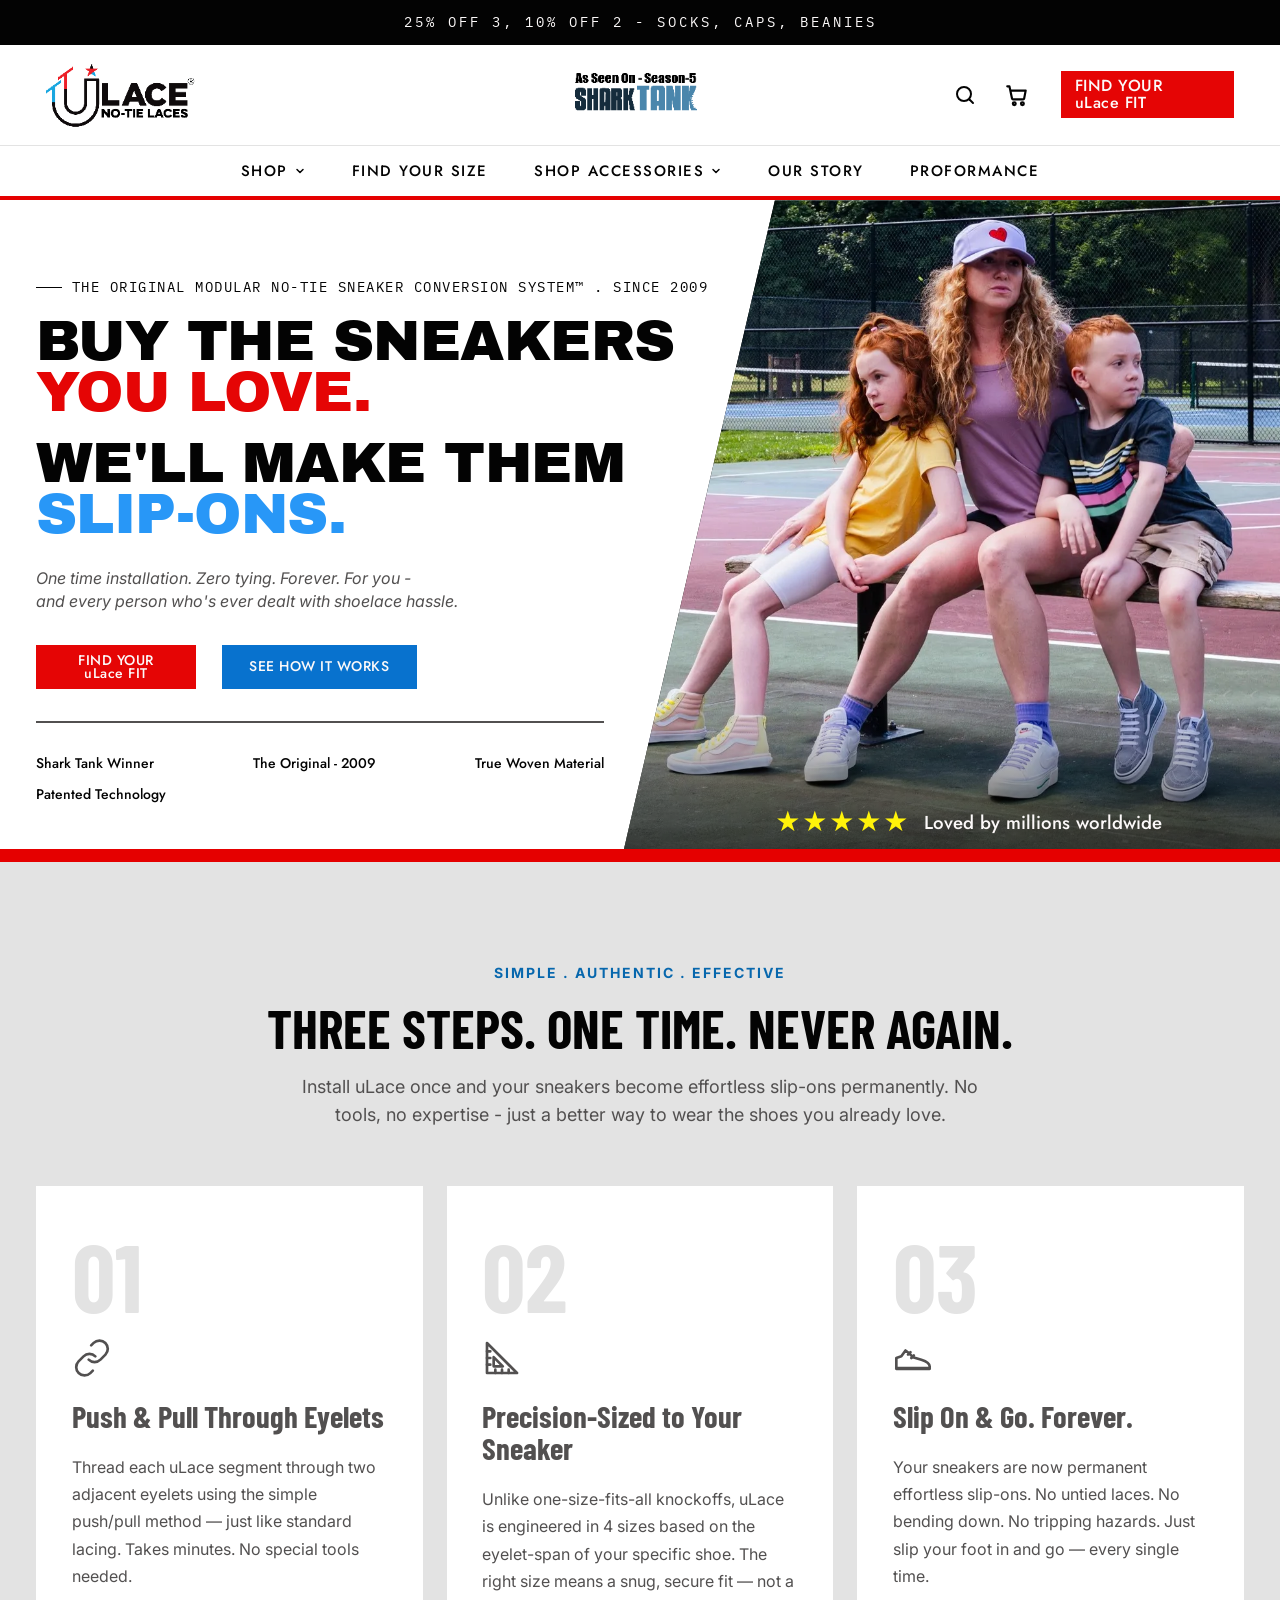
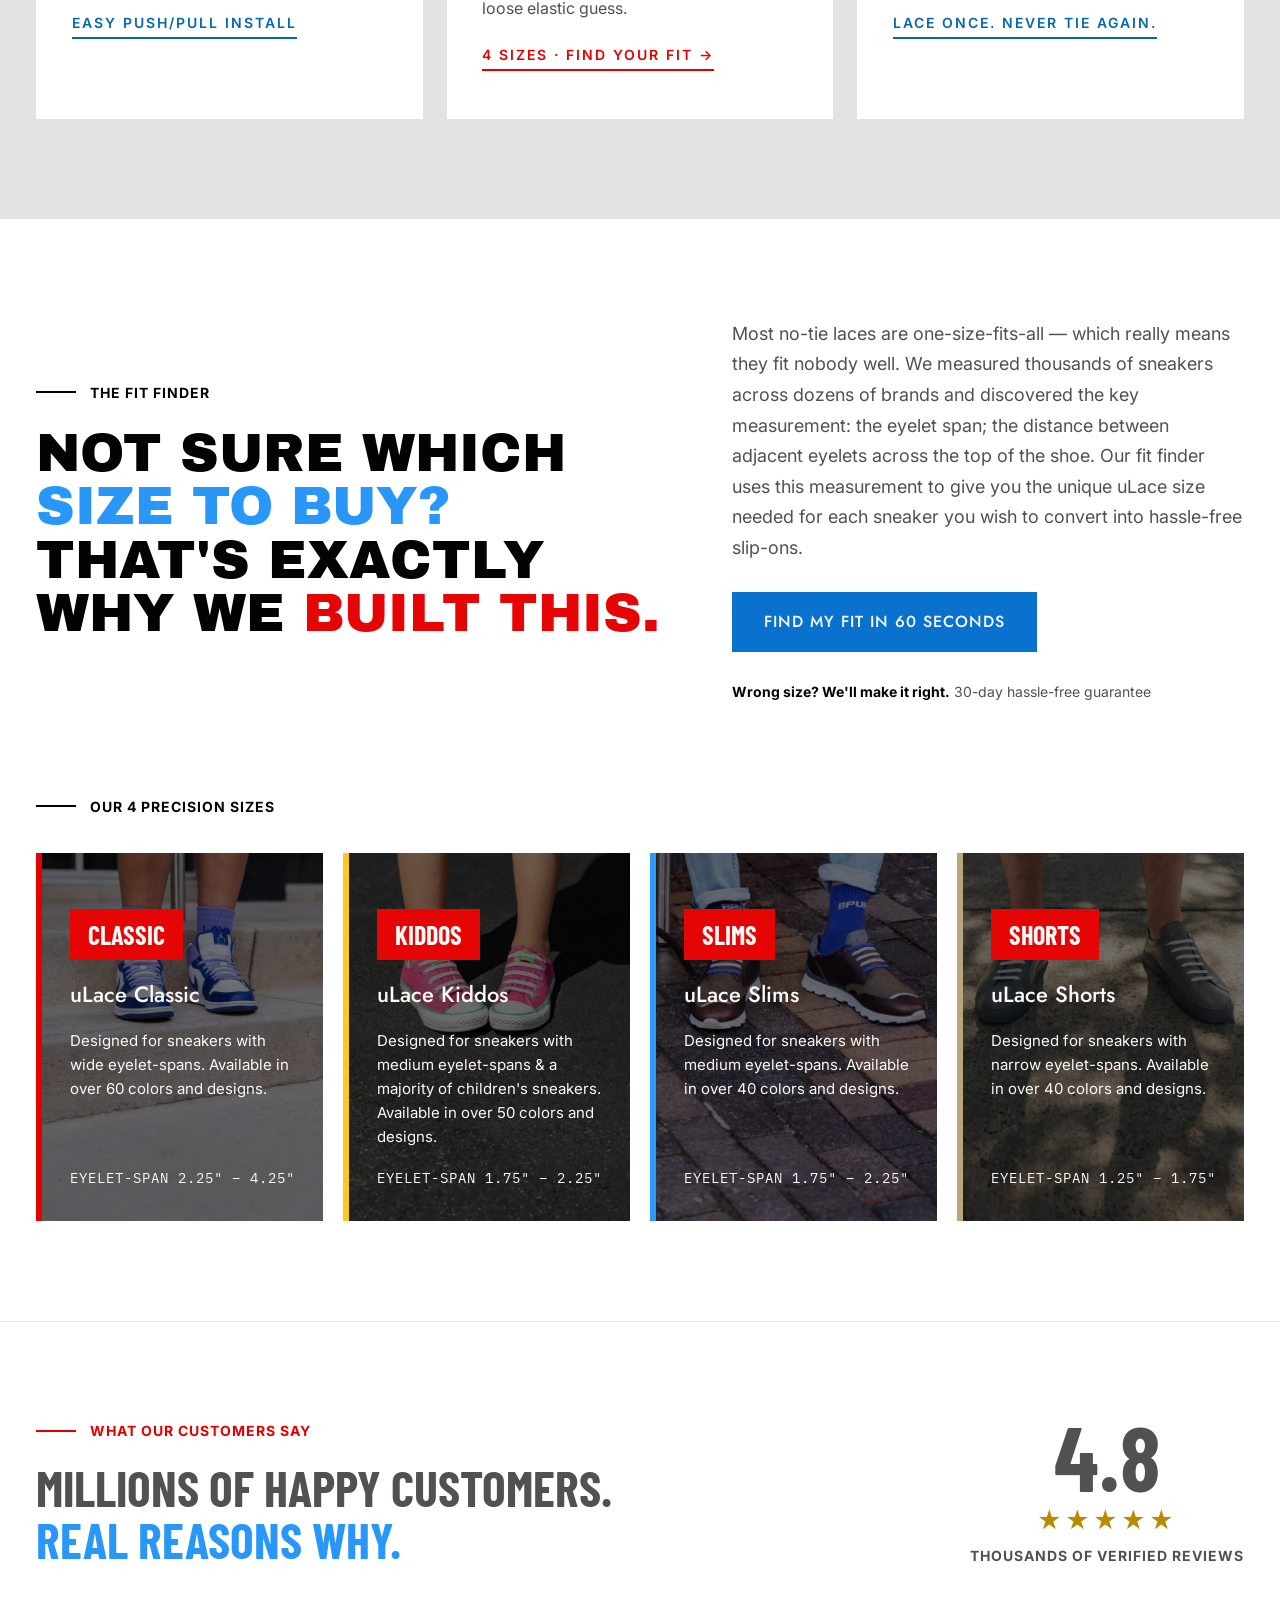
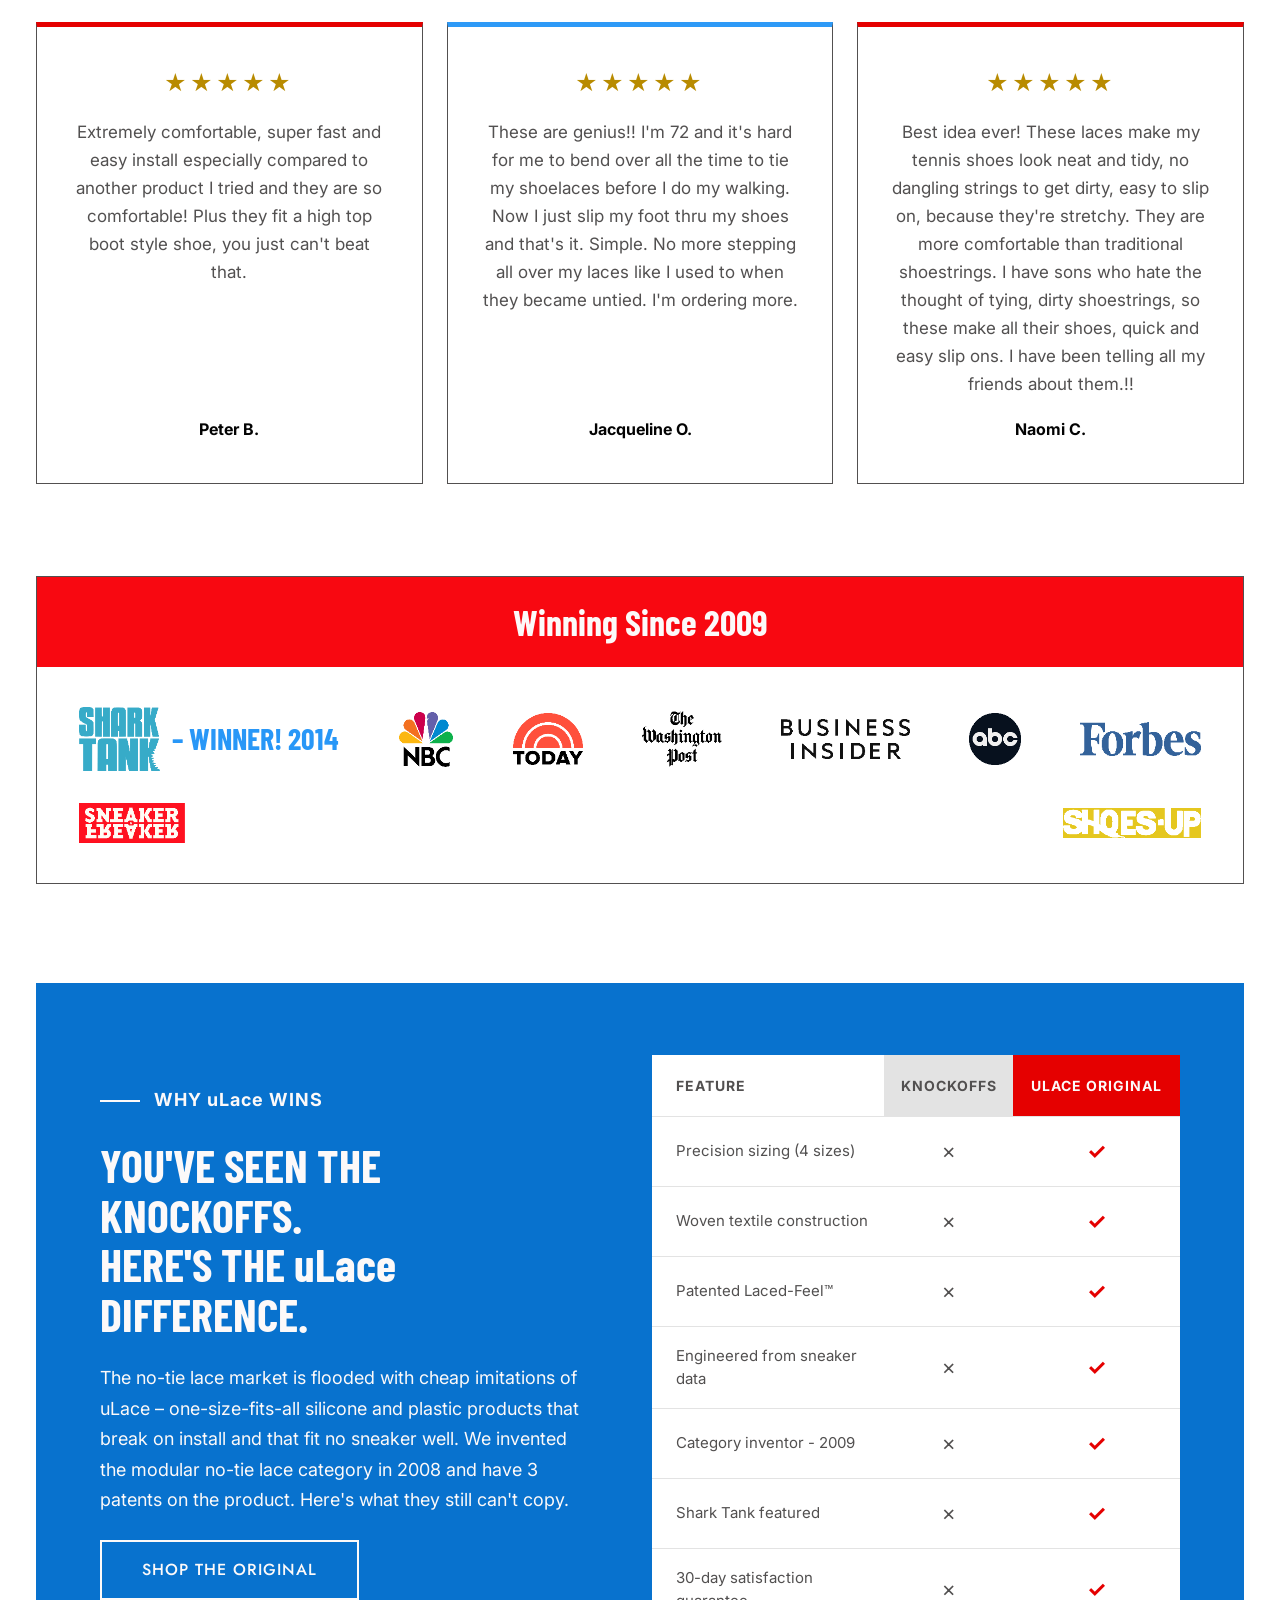
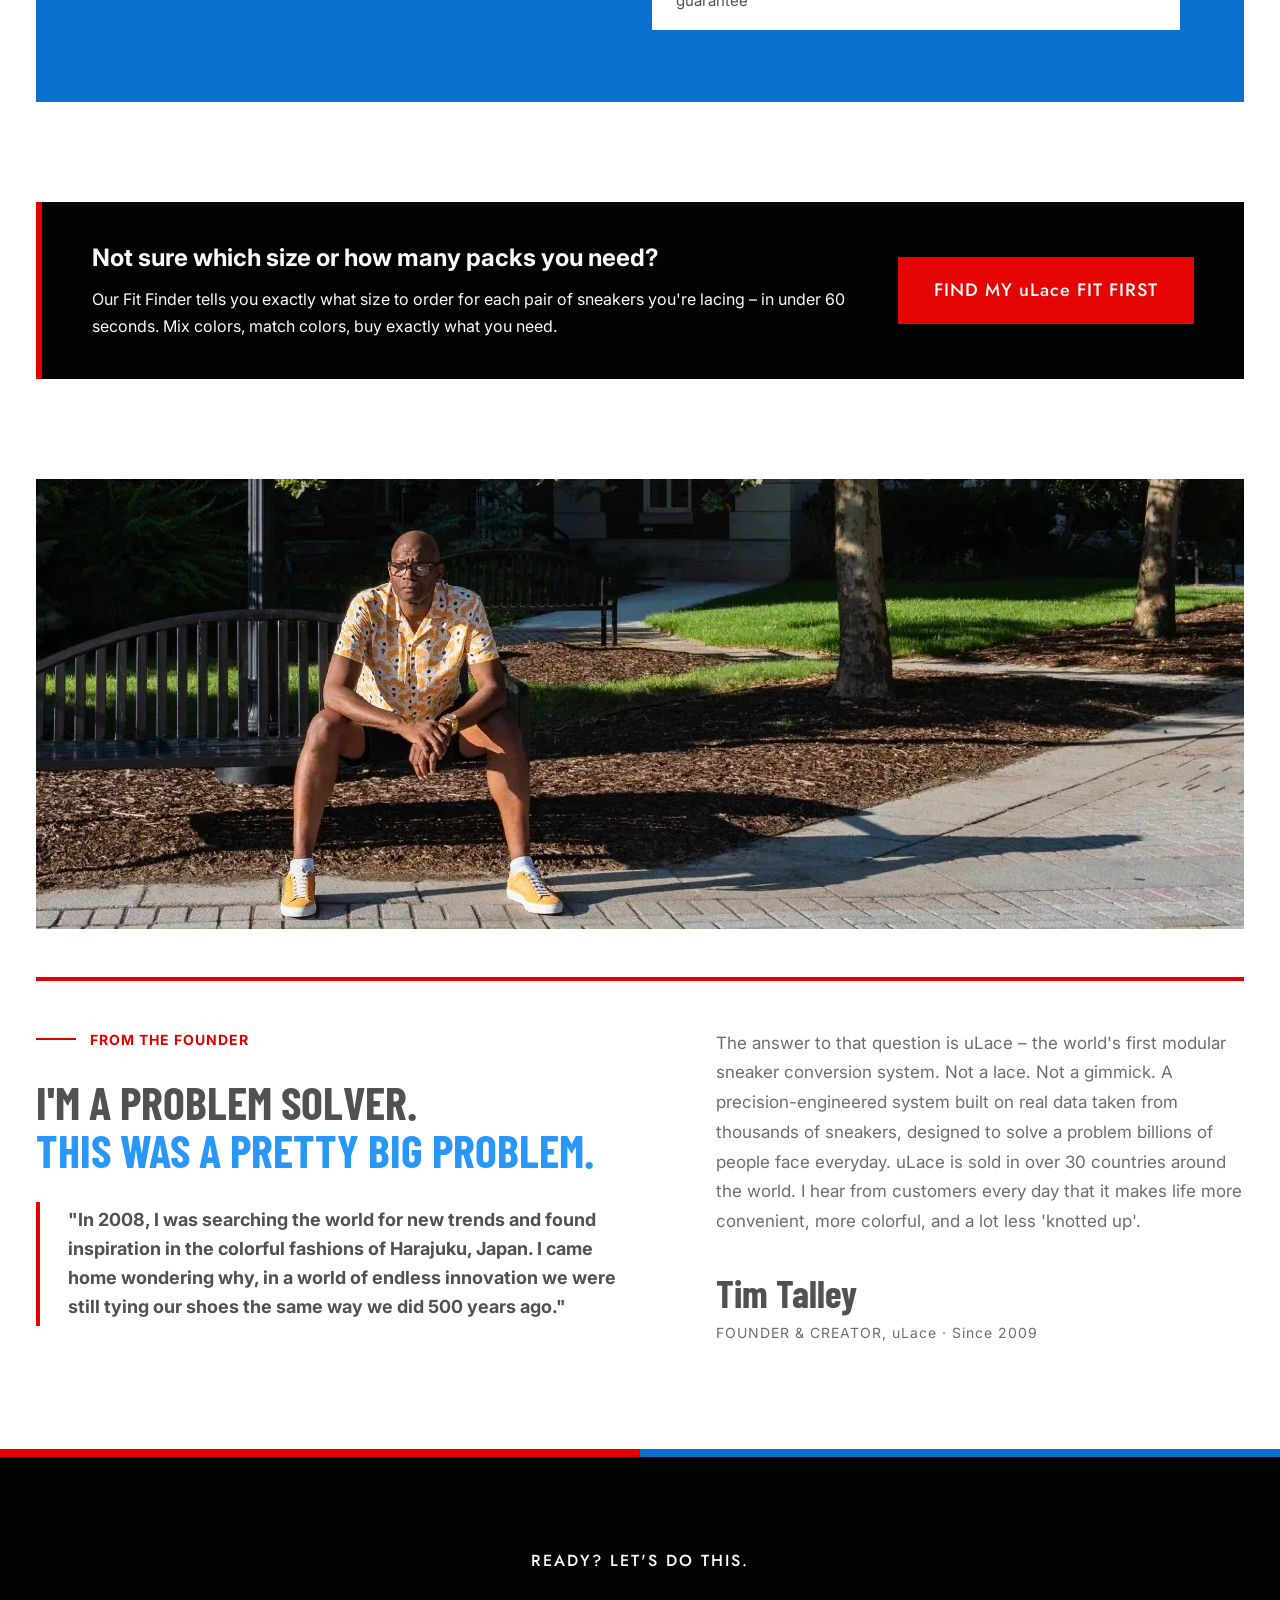
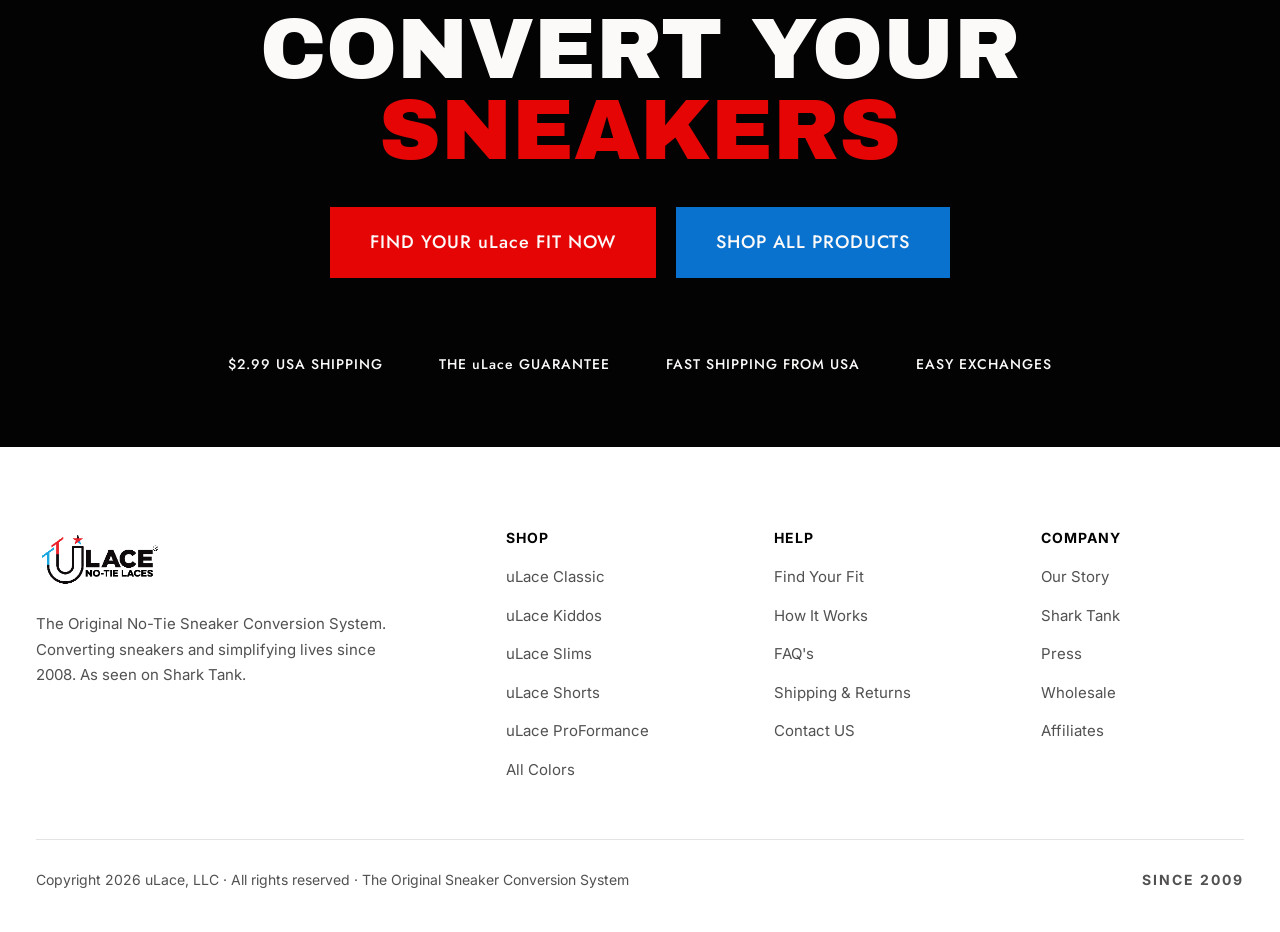
<file: index.html>
<!doctype html>
<html lang="en">
<head>
<meta charset="utf-8">
<meta name="viewport" content="width=device-width, initial-scale=1">
<title>uLace® – The Original No-Tie Sneaker Laces | Since 2009</title>
<meta name="description" content="uLace is the original modular no-tie sneaker conversion system. Buy the sneakers you love — we'll make them slip-ons.">
<link rel="icon" href="assets/ulace-logo.png">
<link rel="preconnect" href="https://fonts.googleapis.com">
<link rel="preconnect" href="https://fonts.gstatic.com" crossorigin>
<link rel="stylesheet" href="https://fonts.googleapis.com/css2?family=Archivo+Black&family=Barlow+Condensed:wght@600;700&family=IBM+Plex+Mono:wght@400;500&family=Inter:ital,wght@0,400;0,600;0,700;1,400&family=Jost:wght@500;600&display=swap">
<style>
/* ---------- Tokens ---------- */
:root{
  --black:#030303; --white:#FFFFFF; --off:#FCF9F9;
  --red:#E50505; --red-accent:#E50000; --red-band:#F80811;
  --blue:#0872CE; --blue-text:#2897F7; --blue-link:#0767AD; --blue-deco:#2E9AF7;
  --grey:#E3E3E3; --body:#525050; --body-2:#6F6C6C;
  --gold:#B88B00; --star-bright:#FFF30A; --yellow-deco:#FFC81E; --tan-deco:#B9A77B;
  --f-disp:"Eveleth Clean","Archivo Black",Impact,sans-serif;
  --f-cond:"DIN Condensed","Barlow Condensed",sans-serif;
  --f-btn:"Stolzl","Jost",sans-serif;
  --f-mono:"Andale Mono","IBM Plex Mono",monospace;
  --f-body:Inter,Arial,sans-serif;
  --gutter:clamp(16px,2.8vw,40px);
  --sec-y:clamp(64px,7.8vw,112px);
}
*,*::before,*::after{box-sizing:border-box}
html{-webkit-text-size-adjust:100%}
body{margin:0;background:var(--white);color:var(--body);font-family:var(--f-body);font-size:16px;line-height:1.5;overflow-x:clip}
img{max-width:100%;display:block}
a{color:var(--blue-link)} a:hover{color:var(--black)}
:focus-visible{outline:3px solid var(--blue-link);outline-offset:2px}
h1,h2,h3,p,blockquote{margin:0}
.sr-only{position:absolute;width:1px;height:1px;padding:0;margin:-1px;overflow:hidden;clip:rect(0,0,0,0);white-space:nowrap;border:0}
.skip:focus{position:fixed;top:8px;left:8px;width:auto;height:auto;clip:auto;margin:0;padding:12px 18px;background:var(--black);color:var(--off);z-index:100}
.container{max-width:1280px;margin:0 auto;padding-inline:var(--gutter)}
.disp{font-family:var(--f-disp);font-weight:400;text-transform:uppercase}
.cond{font-family:var(--f-cond);font-weight:700;text-transform:uppercase}
.btnf{font-family:var(--f-btn);font-weight:500}
.mono{font-family:var(--f-mono)}
.eyebrow{display:flex;align-items:center;gap:14px;font-size:14px;font-weight:700;letter-spacing:1px;text-transform:uppercase}
.eyebrow::before{content:"";width:40px;height:2px;background:currentColor;flex-shrink:0}
.btn{display:inline-flex;align-items:center;justify-content:center;text-align:center;min-height:44px;padding:6px 12px;font-family:var(--f-btn);font-weight:500;letter-spacing:.5px;text-decoration:none;color:var(--off);border:0;cursor:pointer}
.btn:hover{color:var(--off);filter:brightness(.92)}
.btn-red{background:var(--red)} .btn-blue{background:var(--blue)}

/* ---------- Promo strip ---------- */
.promo{background:var(--black);padding:12px var(--gutter);text-align:center}
.promo p{font-family:var(--f-mono);font-size:14px;letter-spacing:3px;color:var(--off);text-transform:uppercase}

/* ---------- Header ---------- */
.site-header{background:var(--white);border-bottom:4px solid var(--red-accent);position:relative;z-index:20}
.hdr-top{display:grid;grid-template-columns:minmax(0,1fr) auto minmax(0,1fr);align-items:center;gap:24px;padding:9px clamp(16px,3.6vw,52px) 9px clamp(16px,3vw,44px)}
.hdr-logo{justify-self:start;display:flex}
.hdr-logo img{height:clamp(56px,6.4vw,92px);width:auto}
.hdr-badge{height:clamp(34px,3.5vw,50px);width:auto}
.hdr-actions{justify-self:end;display:flex;align-items:center;gap:4px}
.icon-btn{width:48px;height:48px;padding:0;background:none;border:0;cursor:pointer;display:flex;align-items:center;justify-content:center;color:var(--black)}
.hdr-cta{margin-left:16px;width:173px;min-height:47px;flex-direction:column;align-items:flex-start;padding:6px 14px;font-size:16px;line-height:1.05}
.menu-btn{display:none}
.hdr-nav{border-top:1px solid var(--grey)}
.hdr-nav ul{list-style:none;margin:0;padding:0 clamp(16px,3.6vw,52px);display:flex;flex-wrap:wrap;justify-content:center;gap:0 clamp(24px,3.6vw,52px)}
.hdr-nav a{display:flex;align-items:center;gap:6px;min-height:44px;padding:14px 0;font-family:var(--f-btn);font-weight:500;font-size:15px;letter-spacing:1.5px;color:var(--black);text-decoration:none}
.hdr-nav a:hover{color:var(--red)}
.search-bar{display:none;border-top:1px solid var(--grey);padding:14px clamp(16px,3.6vw,52px)}
.search-bar.open{display:block}
.search-bar form{max-width:720px;margin:0 auto;display:flex;gap:10px}
.search-bar input{flex:1;min-width:0;min-height:48px;border:2px solid var(--black);padding:0 14px;font:16px var(--f-body);color:var(--black)}
.search-bar button{min-height:48px;padding:0 24px;font-size:15px}
.mobile-panel{display:none}

/* ---------- Hero ---------- */
.hero{border-bottom:13px solid var(--red-accent);background:var(--white)}
.hero-grid{display:grid;grid-template-columns:minmax(0,48.75fr) minmax(0,8.75fr) minmax(0,42.5fr);min-height:clamp(600px,46.6vw,780px)}
.hero-media{grid-column:2/4;grid-row:1;position:relative;overflow:hidden;clip-path:polygon(23% 0,100% 0,100% 100%,0 100%);background:var(--black)}
.hero-media img{position:absolute;inset:0;width:100%;height:100%;object-fit:cover;object-position:48% 50%}
.hero-media::after{content:"";position:absolute;left:0;right:0;bottom:0;height:150px;background:linear-gradient(to bottom,rgba(3,3,3,0),rgba(3,3,3,.65))}
.hero-rating{position:absolute;right:clamp(16px,9.2vw,180px);bottom:12px;z-index:1;display:flex;align-items:center;gap:14px}
.hero-rating .stars{color:var(--star-bright);font-size:clamp(22px,1.95vw,30px);letter-spacing:1px;line-height:1}
.hero-rating p{font-family:var(--f-btn);font-weight:500;font-size:clamp(17px,1.46vw,24px);color:var(--off)}
.hero-copy{grid-column:1/3;grid-row:1;position:relative;z-index:1;display:flex;flex-direction:column;justify-content:center;padding:clamp(48px,6vw,110px) 0 44px max(var(--gutter),calc(50vw - 640px))}
.hero-eyebrow{display:flex;align-items:center;gap:10px}
.hero-eyebrow::before{content:"";width:26px;height:1px;background:var(--black);flex-shrink:0}
.hero-eyebrow p{font-family:var(--f-mono);font-size:14px;letter-spacing:1.5px;color:var(--black);text-transform:uppercase}
.hero h1{margin-top:18px;font-size:clamp(38px,4.45vw,66px);line-height:.9;letter-spacing:-.5px;color:var(--black);display:flex;flex-direction:column;gap:.34em}
.hero h1 span{display:block}
.hero-sub{margin-top:26px;font-size:clamp(16px,1.25vw,20px);line-height:1.45;font-style:italic;color:var(--body)}
.hero-sub span{display:block}
.hero-ctas{margin-top:32px;display:flex;flex-wrap:wrap;gap:26px}
.hero-ctas .btn-red{width:160px;flex-direction:column;font-size:14px;line-height:.95}
.hero-ctas .btn-blue{width:195px;font-size:14px;text-transform:uppercase}
.hero-trust{margin-top:32px;width:583px;max-width:min(100%,calc(48.75vw - max(var(--gutter),calc(50vw - 640px)) - 20px));border-top:2px solid var(--body);padding-top:30px;display:flex;flex-wrap:wrap;justify-content:space-between;gap:10px 24px;list-style:none;padding-left:0;margin-bottom:0}
.hero-trust li{font-family:var(--f-btn);font-weight:500;font-size:14px;color:var(--black)}

/* ---------- Three steps ---------- */
.steps{background:var(--grey)}
.steps .container{padding-block:var(--sec-y);display:flex;flex-direction:column;gap:56px}
.sec-head-center{display:flex;flex-direction:column;align-items:center;gap:18px;text-align:center}
.steps .kicker{font-size:14px;font-weight:700;letter-spacing:2px;color:var(--blue-link);text-transform:uppercase}
.h2-xl{font-size:clamp(36px,4.2vw,68px);line-height:1;color:var(--black)}
.lead{font-size:18px;line-height:1.6;color:var(--body);max-width:680px}
.steps-grid{display:grid;grid-template-columns:repeat(3,minmax(0,1fr));gap:24px}
.step{background:var(--white);padding:48px clamp(24px,2.8vw,40px);display:flex;flex-direction:column;gap:22px}
.step-num{font-size:96px;line-height:.85;color:var(--grey)}
.step h3{font-size:clamp(28px,2.4vw,36px);line-height:1.05;color:var(--body);text-transform:none}
.step p{font-size:16px;line-height:1.7}
.step-link{align-self:flex-start;font-size:14px;font-weight:600;letter-spacing:2px;text-transform:uppercase;text-decoration:none;border-bottom:2px solid currentColor;padding-bottom:4px;color:var(--blue-link)}
.step-link.red{color:var(--red-accent)}

/* ---------- Fit finder + sizes ---------- */
.fit .container{padding-block:var(--sec-y);display:flex;flex-direction:column;gap:clamp(64px,7.2vw,104px)}
.fit-top{display:flex;flex-wrap:wrap;gap:64px;align-items:center}
.fit-top > div{min-width:0}
.fit-head{flex:1 1 560px;display:flex;flex-direction:column;gap:24px}
.fit-head .eyebrow{color:var(--black)}
.fit-head h2{font-size:clamp(36px,4.17vw,68px);line-height:1;color:var(--black)}
.fit-body{flex:1 1 440px;display:flex;flex-direction:column;gap:28px}
.fit-body p{font-size:18px;line-height:1.7}
.fit-body .btn{align-self:flex-start;min-height:56px;padding:18px 32px;font-size:16px;letter-spacing:1px;text-transform:uppercase}
.fit-body .small{font-size:14px}
.fit-body strong{color:var(--black)}
.sizes{display:flex;flex-direction:column;gap:36px}
.sizes .eyebrow{color:var(--black)}
.sizes-grid{display:grid;grid-template-columns:repeat(4,minmax(0,1fr));gap:20px}
.size-card{position:relative;isolation:isolate;overflow:hidden;background:var(--black);border-left:6px solid var(--red-accent);padding:32px 28px;min-height:340px;display:flex;flex-direction:column;gap:18px;color:var(--off);text-decoration:none}
.size-card:hover{color:var(--off)}
.size-card img{position:absolute;inset:0;width:100%;height:100%;object-fit:cover;z-index:-2;transition:transform .4s ease}
.size-card:hover img{transform:scale(1.04)}
.size-card::after{content:"";position:absolute;inset:0;background:rgba(3,3,3,.55);z-index:-1}
.size-card.kiddos{border-left-color:var(--yellow-deco)} .size-card.slims{border-left-color:var(--blue-deco)} .size-card.shorts{border-left-color:var(--tan-deco)}
.size-tag{align-self:flex-start;background:var(--red);color:var(--off);font-size:26px;padding:6px 18px;margin-top:24px}
.size-card h3{font-family:var(--f-btn);font-weight:500;font-size:22px}
.size-card p{font-size:15px;line-height:1.6}
.size-card .span{margin-top:auto;font-family:var(--f-mono);font-size:14px;letter-spacing:1px}

/* ---------- Reviews ---------- */
.reviews{border-top:1px solid var(--grey)}
.reviews .container{padding-block:clamp(64px,7.2vw,104px);display:flex;flex-direction:column;gap:56px}
.rev-head{display:flex;flex-wrap:wrap;justify-content:space-between;align-items:flex-end;gap:40px}
.rev-head .eyebrow{color:var(--red-accent)}
.rev-title{display:flex;flex-direction:column;gap:20px}
.rev-title h2{font-size:clamp(34px,3.9vw,64px);line-height:1.05;color:var(--body)}
.rev-title h2 span{display:block}
.rev-score{display:flex;flex-direction:column;align-items:center;gap:6px}
.rev-score .num{font-size:clamp(72px,7.2vw,112px);line-height:.9;color:var(--body)}
.rev-score .stars{color:var(--gold);font-size:24px;letter-spacing:3px}
.rev-score .lbl{font-size:14px;font-weight:700;letter-spacing:1px;color:var(--body);text-transform:uppercase}
.rev-grid{display:grid;grid-template-columns:repeat(3,minmax(0,1fr));gap:24px}
.rev-card{border:1px solid var(--body);border-top:5px solid var(--red-accent);padding:40px 32px;display:flex;flex-direction:column;align-items:center;gap:18px;text-align:center}
.rev-card.blue{border-top-color:var(--blue-deco)}
.rev-card .stars{color:var(--gold);font-size:22px;letter-spacing:3px}
.rev-card p{font-size:17px;line-height:1.65}
.rev-card .who{margin-top:auto;font-size:16px;font-weight:700;color:var(--black)}

/* ---------- Press ---------- */
.press .container{padding-bottom:var(--sec-y)}
.press-box{border:1px solid var(--body)}
.press-box h2{background:var(--red-band);padding:18px 24px;text-align:center;font-size:clamp(30px,2.8vw,44px);color:var(--off);text-transform:none}
.press-logos{list-style:none;margin:0;padding:40px clamp(20px,3.3vw,48px);display:flex;flex-wrap:wrap;align-items:center;justify-content:space-between;gap:32px 40px}
.press-logos li{display:flex;align-items:center;gap:12px}
.press-logos img{width:auto}
.press-logos .win{font-size:30px;color:var(--blue-text)}

/* ---------- Difference ---------- */
.diff .container{padding-bottom:var(--sec-y)}
.diff-panel{background:var(--blue);padding:clamp(36px,5.6vw,80px) clamp(20px,5vw,72px);display:flex;flex-wrap:wrap;gap:64px;align-items:center;color:var(--off)}
.diff-copy{flex:1 1 440px;min-width:0;display:flex;flex-direction:column;gap:24px}
.diff-copy .eyebrow{color:var(--off);text-transform:none}
.diff-copy h2{font-size:clamp(32px,3.6vw,60px);line-height:1.08;text-transform:none}
.diff-copy h2 span{display:block}
.diff-copy p{font-size:18px;line-height:1.7}
.btn-outline{align-self:flex-start;border:2px solid var(--off);background:transparent;min-height:56px;padding:16px 40px;font-size:16px;letter-spacing:1px;text-transform:uppercase}
.diff-table{flex:1 1 480px;min-width:0;background:var(--white);border-collapse:collapse;width:100%}
.diff-table th,.diff-table td{padding:18px 12px;text-align:center;border-top:1px solid var(--grey)}
.diff-table th{font-size:14px;font-weight:700;letter-spacing:1px;color:var(--body);border-top:0;padding-block:20px}
.diff-table th:first-child,.diff-table td:first-child{text-align:left;padding-left:24px;width:44%}
.diff-table th.knock{background:var(--grey)} .diff-table th.orig{background:var(--red-accent);color:var(--off)}
.diff-table td{font-size:15px;color:var(--body)}
.diff-table td.no{font-size:20px} .diff-table td.yes{font-size:22px;font-weight:700;color:var(--red-accent)}
.diff-wrap{flex:1 1 480px;min-width:0}

/* ---------- Nudge ---------- */
.nudge .container{padding-bottom:var(--sec-y)}
.nudge-box{background:var(--black);border-left:6px solid var(--red-accent);padding:clamp(28px,3vw,44px) clamp(22px,3.9vw,56px);display:flex;flex-wrap:wrap;align-items:center;justify-content:space-between;gap:32px;color:var(--off)}
.nudge-box > div{flex:1 1 520px;min-width:0;display:flex;flex-direction:column;gap:10px}
.nudge-box h2{font-size:24px;font-weight:700}
.nudge-box p{font-size:16px;line-height:1.7}
.nudge-box .btn{min-height:60px;padding:20px 36px;font-size:18px;letter-spacing:1px}

/* ---------- Founder ---------- */
.founder .container{padding-bottom:clamp(72px,8.3vw,120px)}
.founder-img{width:100%;aspect-ratio:1552/450;object-fit:cover;object-position:30% 50%}
.founder-body{border-top:4px solid var(--red-accent);margin-top:48px;padding-top:48px;display:flex;flex-wrap:wrap;gap:40px 72px}
.founder-col{flex:1 1 520px;min-width:0;display:flex;flex-direction:column;gap:28px}
.founder-col.right{flex-basis:440px;justify-content:flex-end}
.founder .eyebrow{color:var(--red-accent)}
.founder h2{font-size:clamp(32px,3.6vw,60px);line-height:1.05;color:var(--body)}
.founder h2 span{display:block}
.founder blockquote{border-left:4px solid var(--red-accent);padding:4px 0 4px 28px;font-size:clamp(18px,1.4vw,22px);line-height:1.6;font-weight:700;color:var(--body)}
.founder .story{font-size:17px;line-height:1.75;color:var(--body-2)}
.founder .sig{font-size:38px;color:var(--body);text-transform:none}
.founder .role{font-size:14px;letter-spacing:1px;color:var(--body-2)}

/* ---------- Final CTA ---------- */
.final{background:var(--black);color:var(--off)}
.final-bar{display:grid;grid-template-columns:1fr 1fr;height:8px}
.final-bar span:first-child{background:var(--red-accent)} .final-bar span:last-child{background:var(--blue)}
.final .container{padding-block:clamp(72px,7.2vw,104px) 72px;display:flex;flex-direction:column;align-items:center;gap:36px;text-align:center}
.final .ready{font-family:var(--f-btn);font-weight:500;font-size:16px;letter-spacing:2px;text-transform:uppercase}
.final h2{font-size:clamp(48px,6.67vw,112px);line-height:.95}
.final h2 span{display:block}
.final h2 .red{color:var(--red)}
.final-ctas{display:flex;flex-wrap:wrap;justify-content:center;gap:20px}
.final-ctas .btn{min-height:64px;padding:22px 40px;font-size:18px;letter-spacing:1px}
.final-perks{list-style:none;margin:40px 0 0;padding:0;display:flex;flex-wrap:wrap;justify-content:center;gap:16px 56px}
.final-perks li{font-family:var(--f-btn);font-weight:500;font-size:14px;letter-spacing:1px}

/* ---------- Footer ---------- */
.site-footer .container{padding-block:80px 40px;display:flex;flex-direction:column;gap:56px}
.ft-cols{display:flex;flex-wrap:wrap;gap:48px 64px}
.ft-brand{flex:2 1 320px;min-width:0;display:flex;flex-direction:column;gap:20px}
.ft-brand img{height:64px;width:auto;align-self:flex-start}
.ft-brand p{font-size:15px;line-height:1.7;max-width:360px}
.ft-nav{flex:1 1 160px;min-width:0;display:flex;flex-direction:column;gap:12px}
.ft-nav h2{margin-bottom:4px;font-size:14px;font-weight:700;letter-spacing:1px;color:var(--black)}
.ft-nav a{font-size:15px;color:var(--body);text-decoration:none;padding:2px 0}
.ft-nav a:hover{color:var(--red)}
.ft-bottom{border-top:1px solid var(--grey);padding-top:28px;display:flex;flex-wrap:wrap;justify-content:space-between;gap:16px;font-size:14px;line-height:1.7}
.ft-bottom .since{font-weight:700;letter-spacing:2px}

/* ---------- Responsive ---------- */
@media (max-width:1199px){
  .sizes-grid{grid-template-columns:repeat(2,minmax(0,1fr))}
}
@media (max-width:1023px){
  .hdr-top{grid-template-columns:auto minmax(0,1fr) auto auto;gap:8px}
  .menu-btn{display:flex;order:-1}
  .hdr-logo{justify-self:start}
  .hdr-badge{justify-self:end}
  .hdr-actions .search-toggle,.hdr-cta{display:none}
  .hdr-nav,.search-bar{display:none !important}
  .mobile-panel.open{display:block;border-top:1px solid var(--grey);padding:8px clamp(16px,3.6vw,52px) 24px}
  .mobile-panel ul{list-style:none;margin:0;padding:0}
  .mobile-panel li a{display:flex;align-items:center;min-height:52px;border-bottom:1px solid var(--grey);font-family:var(--f-btn);font-weight:500;font-size:16px;letter-spacing:1.5px;color:var(--black);text-decoration:none}
  .mobile-panel form{display:flex;gap:8px;margin-top:16px}
  .mobile-panel input{flex:1;min-width:0;min-height:48px;border:2px solid var(--black);padding:0 12px;font:16px var(--f-body)}
  .mobile-panel .btn{min-height:48px;padding:0 18px;font-size:15px}
  .mobile-panel .panel-cta{margin-top:16px;width:100%;min-height:52px;font-size:16px;letter-spacing:1px}

  .hero-grid{grid-template-columns:minmax(0,1fr);min-height:0}
  .hero-trust{width:100%;max-width:100%}
  .hero-copy{grid-column:1;grid-row:1;padding:56px var(--gutter) 40px}
  .hero-media{grid-column:1;grid-row:2;clip-path:none;aspect-ratio:4/3}
  .hero-rating{right:var(--gutter);left:var(--gutter);justify-content:center}
  .steps-grid,.rev-grid{grid-template-columns:1fr;max-width:640px;margin-inline:auto;width:100%}
  .rev-head{align-items:flex-start}
  .rev-score{align-items:flex-start}
}
@media (max-width:767px){
  .promo p{font-size:12px;letter-spacing:1.5px}
  .hdr-badge{height:30px}
  .hdr-logo img{height:52px}
  .hero h1{font-size:clamp(34px,10vw,48px)}
  .hero-sub span{display:inline}
  .hero-ctas{gap:12px}
  .hero-ctas .btn{flex:1 1 140px;width:auto}
  .hero-trust{display:grid;grid-template-columns:1fr 1fr;gap:10px 16px}
  .hero-media{aspect-ratio:1/1}
  .hero-rating{flex-direction:column;gap:4px;bottom:14px}
  .step{padding:36px 24px}
  .step-num{font-size:72px}
  .fit-top{gap:32px}
  .fit-head,.fit-body{flex-basis:100%}
  .fit-body p{font-size:16px}
  .fit-body .btn,.nudge-box .btn,.final-ctas .btn,.btn-outline{width:100%;align-self:stretch;padding-inline:16px}
  .sizes-grid{grid-template-columns:1fr}
  .size-card{min-height:300px}
  .rev-card{padding:32px 22px}
  .rev-card p{font-size:16px}
  .press-logos{justify-content:center;gap:28px 32px}
  .press-logos img{transform:scale(.8)}
  .press-logos .win{font-size:24px}
  .diff-copy p{font-size:16px}
  .diff-table th:first-child,.diff-table td:first-child{padding-left:14px}
  .diff-table th{font-size:12px;letter-spacing:.5px}
  .diff-table td{font-size:14px;padding:14px 8px}
  .nudge-box h2{font-size:20px}
  .founder-img{aspect-ratio:16/10;object-position:28% 50%}
  .founder-body{margin-top:32px;padding-top:32px}
  .founder blockquote{padding-left:18px}
  .founder .story{font-size:16px}
  .final-perks{gap:12px 28px}
  .ft-brand,.ft-nav{flex-basis:100%}
  .ft-cols{display:grid;grid-template-columns:1fr 1fr}
  .ft-brand{grid-column:1/-1}
}
@media (min-width:1600px){
  .promo p{font-size:15px}
  .hdr-nav a{font-size:16px}
}
@media (prefers-reduced-motion:reduce){*{transition:none !important}}
</style>
</head>
<body>

<a class="sr-only skip" href="#main">Skip to content</a>

<!-- PROMO STRIP -->
<div class="promo"><p>25% off 3, 10% off 2 - Socks, Caps, Beanies</p></div>

<!-- HEADER -->
<header class="site-header">
  <div class="hdr-top">
    <button type="button" class="icon-btn menu-btn" aria-label="Open menu" aria-expanded="false" aria-controls="mobile-panel">
      <svg width="26" height="26" viewBox="0 0 24 24" fill="none" stroke="currentColor" stroke-width="2" stroke-linecap="round" aria-hidden="true"><path d="M4 7h16M4 12h16M4 17h16"/></svg>
    </button>
    <a href="index.html" class="hdr-logo" aria-label="uLace home"><img src="assets/ulace-logo.png" alt="uLace No-Tie Laces" width="248" height="124"></a>
    <img class="hdr-badge" src="assets/shark-tank-callout.png" alt="As Seen On Season 5 Shark Tank" width="185" height="66">
    <div class="hdr-actions">
      <button type="button" class="icon-btn search-toggle" aria-label="Search" aria-expanded="false" aria-controls="search-bar">
        <svg width="24" height="24" viewBox="0 0 24 24" fill="none" stroke="currentColor" stroke-width="2" stroke-linecap="round" stroke-linejoin="round" aria-hidden="true"><circle cx="11" cy="11" r="7"/><path d="M20 20l-3.5-3.5"/></svg>
      </button>
      <a href="#" class="icon-btn" aria-label="Cart">
        <svg width="26" height="26" viewBox="0 0 24 24" fill="none" stroke="currentColor" stroke-width="2" stroke-linecap="round" stroke-linejoin="round" aria-hidden="true"><path d="M3 4h2l2.4 11.2a1 1 0 0 0 1 .8h9.2a1 1 0 0 0 1-.8L20 8H6.2"/><circle cx="9.5" cy="20" r="1.3"/><circle cx="17" cy="20" r="1.3"/></svg>
      </a>
      <a href="#" class="btn btn-red hdr-cta"><span>FIND YOUR</span><span>uLace FIT</span></a>
    </div>
  </div>
  <nav class="hdr-nav" aria-label="Main">
    <ul>
      <li><a href="#">SHOP <svg width="12" height="12" viewBox="0 0 24 24" fill="none" stroke="currentColor" stroke-width="3" stroke-linecap="round" stroke-linejoin="round" aria-hidden="true"><path d="M6 9l6 6 6-6"/></svg></a></li>
      <li><a href="#">FIND YOUR SIZE</a></li>
      <li><a href="#">SHOP ACCESSORIES <svg width="12" height="12" viewBox="0 0 24 24" fill="none" stroke="currentColor" stroke-width="3" stroke-linecap="round" stroke-linejoin="round" aria-hidden="true"><path d="M6 9l6 6 6-6"/></svg></a></li>
      <li><a href="#">OUR STORY</a></li>
      <li><a href="#">PROFORMANCE</a></li>
    </ul>
  </nav>
  <div class="search-bar" id="search-bar">
    <form role="search" onsubmit="return false"><label class="sr-only" for="q">Search uLace</label><input id="q" type="search" placeholder="Search laces, colors, sizes…"><button class="btn btn-red" type="submit">SEARCH</button></form>
  </div>
  <div class="mobile-panel" id="mobile-panel">
    <nav aria-label="Mobile">
      <ul>
        <li><a href="#">SHOP</a></li>
        <li><a href="#">FIND YOUR SIZE</a></li>
        <li><a href="#">SHOP ACCESSORIES</a></li>
        <li><a href="#">OUR STORY</a></li>
        <li><a href="#">PROFORMANCE</a></li>
      </ul>
    </nav>
    <form role="search" onsubmit="return false"><label class="sr-only" for="q-m">Search uLace</label><input id="q-m" type="search" placeholder="Search…"><button class="btn btn-red" type="submit">SEARCH</button></form>
    <a href="#" class="btn btn-red panel-cta">FIND YOUR uLace FIT</a>
  </div>
</header>

<main id="main">

<!-- HERO -->
<section class="hero" aria-labelledby="hero-title">
  <div class="hero-grid">
    <div class="hero-media">
      <img src="assets/hero-family.webp" alt="A mother and two children sitting on a bench at an outdoor court, all wearing sneakers laced with uLace" width="2000" height="1000" fetchpriority="high">
      <div class="hero-rating"><span class="stars" aria-hidden="true">★★★★★</span><p>Loved by millions worldwide</p></div>
    </div>
    <div class="hero-copy">
      <div class="hero-eyebrow"><p>The Original Modular No-Tie Sneaker Conversion System™ . Since 2009</p></div>
      <h1 id="hero-title" class="disp">
        <span><span>Buy the sneakers</span><span style="color:var(--red)">You love.</span></span>
        <span><span>We'll make them</span><span style="color:var(--blue-text)">Slip-ons.</span></span>
      </h1>
      <p class="hero-sub"><span>One time installation. Zero tying. Forever. For you -</span> <span>and every person who's ever dealt with shoelace hassle.</span></p>
      <div class="hero-ctas">
        <a href="#" class="btn btn-red"><span>FIND YOUR</span><span>uLace FIT</span></a>
        <a href="#how-it-works" class="btn btn-blue">See how it works</a>
      </div>
      <ul class="hero-trust">
        <li>Shark Tank Winner</li><li>The Original - 2009</li><li>True Woven Material</li><li>Patented Technology</li>
      </ul>
    </div>
  </div>
</section>

<!-- THREE STEPS -->
<section class="steps" id="how-it-works" aria-labelledby="steps-title">
  <div class="container">
    <div class="sec-head-center">
      <p class="kicker">Simple . Authentic . Effective</p>
      <h2 id="steps-title" class="cond h2-xl">Three steps. One time. Never again.</h2>
      <p class="lead">Install uLace once and your sneakers become effortless slip-ons permanently. No tools, no expertise - just a better way to wear the shoes you already love.</p>
    </div>
    <div class="steps-grid">
      <article class="step">
        <span class="cond step-num" aria-hidden="true">01</span>
        <svg width="40" height="40" viewBox="0 0 24 24" fill="none" stroke="#525050" stroke-width="1.6" stroke-linecap="round" stroke-linejoin="round" aria-hidden="true"><path d="M10 13a5 5 0 0 0 7.07 0l3-3a5 5 0 0 0-7.07-7.07l-1.5 1.5"/><path d="M14 11a5 5 0 0 0-7.07 0l-3 3a5 5 0 0 0 7.07 7.07l1.5-1.5"/></svg>
        <h3 class="cond">Push &amp; Pull Through Eyelets</h3>
        <p>Thread each uLace segment through two adjacent eyelets using the simple push/pull method — just like standard lacing. Takes minutes. No special tools needed.</p>
        <a href="#" class="step-link">Easy push/pull install</a>
      </article>
      <article class="step">
        <span class="cond step-num" aria-hidden="true">02</span>
        <svg width="40" height="40" viewBox="0 0 24 24" fill="none" stroke="#525050" stroke-width="1.6" stroke-linecap="round" stroke-linejoin="round" aria-hidden="true"><path d="M3 21V3l18 18H3z"/><path d="M7 17v-5.5l5.5 5.5H7z"/><path d="M3 8h2M3 12h2M3 16h2M8 21v-2M12 21v-2M16 21v-2"/></svg>
        <h3 class="cond">Precision-Sized to Your Sneaker</h3>
        <p>Unlike one-size-fits-all knockoffs, uLace is engineered in 4 sizes based on the eyelet-span of your specific shoe. The right size means a snug, secure fit — not a loose elastic guess.</p>
        <a href="#sizes" class="step-link red">4 sizes · Find your fit →</a>
      </article>
      <article class="step">
        <span class="cond step-num" aria-hidden="true">03</span>
        <svg width="40" height="40" viewBox="0 0 24 24" fill="none" stroke="#525050" stroke-width="1.6" stroke-linecap="round" stroke-linejoin="round" aria-hidden="true"><path d="M2 16.5V12l3-1 2.5-3.5 2 1.5 2.5 2.5 5 1.5c2.5.8 5 1.8 5 4v1H2z"/><path d="M2 18.5h20"/><path d="M9 10l1.5-1.5M11 12l1.5-1.5"/></svg>
        <h3 class="cond">Slip On &amp; Go. Forever.</h3>
        <p>Your sneakers are now permanent effortless slip-ons. No untied laces. No bending down. No tripping hazards. Just slip your foot in and go — every single time.</p>
        <a href="#" class="step-link">Lace once. Never tie again.</a>
      </article>
    </div>
  </div>
</section>

<!-- FIT FINDER + 4 SIZES -->
<section class="fit" aria-labelledby="fit-title">
  <div class="container">
    <div class="fit-top">
      <div class="fit-head">
        <p class="eyebrow">The Fit Finder</p>
        <h2 id="fit-title" class="disp">Not sure which <span style="color:var(--blue-text)">size to buy?</span> That's exactly why we <span style="color:var(--red)">built this.</span></h2>
      </div>
      <div class="fit-body">
        <p>Most no-tie laces are one-size-fits-all — which really means they fit nobody well. We measured thousands of sneakers across dozens of brands and discovered the key measurement: the eyelet span; the distance between adjacent eyelets across the top of the shoe. Our fit finder uses this measurement to give you the unique uLace size needed for each sneaker you wish to convert into hassle-free slip-ons.</p>
        <a href="#" class="btn btn-blue">Find my fit in 60 seconds</a>
        <p class="small"><strong>Wrong size? We'll make it right.</strong> 30-day hassle-free guarantee</p>
      </div>
    </div>
    <div class="sizes" id="sizes">
      <h2 class="eyebrow">Our 4 precision sizes</h2>
      <div class="sizes-grid">
        <a href="classic-black.html" class="size-card">
          <img src="assets/size-classic.webp" alt="" width="900" height="900" loading="lazy" style="object-position:center 35%">
          <span class="cond size-tag">Classic</span>
          <h3>uLace Classic</h3>
          <p>Designed for sneakers with wide eyelet-spans. Available in over 60 colors and designs.</p>
          <p class="span">EYELET-SPAN 2.25" – 4.25"</p>
        </a>
        <a href="#" class="size-card kiddos">
          <img src="assets/size-kiddos.webp" alt="" width="900" height="900" loading="lazy" style="object-position:center 30%">
          <span class="cond size-tag">Kiddos</span>
          <h3>uLace Kiddos</h3>
          <p>Designed for sneakers with medium eyelet-spans &amp; a majority of children's sneakers. Available in over 50 colors and designs.</p>
          <p class="span">EYELET-SPAN 1.75" – 2.25"</p>
        </a>
        <a href="#" class="size-card slims">
          <img src="assets/size-slims.webp" alt="" width="900" height="900" loading="lazy" style="object-position:center 30%">
          <span class="cond size-tag">Slims</span>
          <h3>uLace Slims</h3>
          <p>Designed for sneakers with medium eyelet-spans. Available in over 40 colors and designs.</p>
          <p class="span">EYELET-SPAN 1.75" – 2.25"</p>
        </a>
        <a href="#" class="size-card shorts">
          <img src="assets/size-shorts.webp" alt="" width="900" height="900" loading="lazy" style="object-position:center 25%">
          <span class="cond size-tag">Shorts</span>
          <h3>uLace Shorts</h3>
          <p>Designed for sneakers with narrow eyelet-spans. Available in over 40 colors and designs.</p>
          <p class="span">EYELET-SPAN 1.25" – 1.75"</p>
        </a>
      </div>
    </div>
  </div>
</section>

<!-- REVIEWS -->
<section class="reviews" aria-labelledby="rev-title">
  <div class="container">
    <div class="rev-head">
      <div class="rev-title">
        <p class="eyebrow">What our customers say</p>
        <h2 id="rev-title" class="cond"><span>Millions of happy customers.</span><span style="color:var(--blue-text)">Real reasons why.</span></h2>
      </div>
      <div class="rev-score">
        <span class="cond num">4.8</span>
        <span class="stars" aria-hidden="true">★★★★★</span>
        <span class="lbl">Thousands of verified reviews</span>
      </div>
    </div>
    <div class="rev-grid">
      <article class="rev-card">
        <span class="stars" role="img" aria-label="5 out of 5 stars">★★★★★</span>
        <p>Extremely comfortable, super fast and easy install especially compared to another product I tried and they are so comfortable! Plus they fit a high top boot style shoe, you just can't beat that.</p>
        <p class="who">Peter B.</p>
      </article>
      <article class="rev-card blue">
        <span class="stars" role="img" aria-label="5 out of 5 stars">★★★★★</span>
        <p>These are genius!! I'm 72 and it's hard for me to bend over all the time to tie my shoelaces before I do my walking. Now I just slip my foot thru my shoes and that's it. Simple. No more stepping all over my laces like I used to when they became untied. I'm ordering more.</p>
        <p class="who">Jacqueline O.</p>
      </article>
      <article class="rev-card">
        <span class="stars" role="img" aria-label="5 out of 5 stars">★★★★★</span>
        <p>Best idea ever! These laces make my tennis shoes look neat and tidy, no dangling strings to get dirty, easy to slip on, because they're stretchy. They are more comfortable than traditional shoestrings. I have sons who hate the thought of tying, dirty shoestrings, so these make all their shoes, quick and easy slip ons. I have been telling all my friends about them.!!</p>
        <p class="who">Naomi C.</p>
      </article>
    </div>
  </div>
</section>

<!-- PRESS -->
<section class="press" aria-labelledby="press-title">
  <div class="container">
    <div class="press-box">
      <h2 id="press-title" class="cond">Winning Since 2009</h2>
      <ul class="press-logos">
        <li><img src="assets/press/shark-tank-logo.png" alt="Shark Tank" width="151" height="120" style="height:64px" loading="lazy"><span class="cond win">– Winner! 2014</span></li>
        <li><img src="assets/press/nbc.png" alt="NBC" width="105" height="104" style="height:56px" loading="lazy"></li>
        <li><img src="assets/press/today.png" alt="Today" width="129" height="97" style="height:52px" loading="lazy"></li>
        <li><img src="assets/press/washington-post.png" alt="The Washington Post" width="149" height="104" style="height:56px" loading="lazy"></li>
        <li><img src="assets/press/business-insider.png" alt="Business Insider" width="219" height="68" style="height:40px" loading="lazy"></li>
        <li><img src="assets/press/abc.png" alt="ABC" width="102" height="102" style="height:52px" loading="lazy"></li>
        <li><img src="assets/press/forbes.png" alt="Forbes" width="195" height="55" style="height:34px" loading="lazy"></li>
        <li><img src="assets/press/sneaker-freaker.png" alt="Sneaker Freaker" width="194" height="73" style="height:40px" loading="lazy"></li>
        <li><img src="assets/press/shoes-up.png" alt="Shoes-Up" width="262" height="57" style="height:30px" loading="lazy"></li>
      </ul>
    </div>
  </div>
</section>

<!-- THE uLace DIFFERENCE -->
<section class="diff" aria-labelledby="diff-title">
  <div class="container">
    <div class="diff-panel">
      <div class="diff-copy">
        <p class="eyebrow">WHY uLace WINS</p>
        <h2 id="diff-title" class="cond"><span>YOU'VE SEEN THE KNOCKOFFS.</span><span>HERE'S THE uLace DIFFERENCE.</span></h2>
        <p>The no-tie lace market is flooded with cheap imitations of uLace – one-size-fits-all silicone and plastic products that break on install and that fit no sneaker well. We invented the modular no-tie lace category in 2008 and have 3 patents on the product. Here's what they still can't copy.</p>
        <a href="#" class="btn btn-outline">Shop the original</a>
      </div>
      <div class="diff-wrap">
        <table class="diff-table">
          <caption class="sr-only">uLace original compared with knockoffs</caption>
          <thead><tr><th scope="col">FEATURE</th><th scope="col" class="knock">KNOCKOFFS</th><th scope="col" class="orig">ULACE ORIGINAL</th></tr></thead>
          <tbody>
            <tr><td>Precision sizing (4 sizes)</td><td class="no"><span aria-hidden="true">✗</span><span class="sr-only">No</span></td><td class="yes"><span aria-hidden="true">✓</span><span class="sr-only">Yes</span></td></tr>
            <tr><td>Woven textile construction</td><td class="no"><span aria-hidden="true">✗</span><span class="sr-only">No</span></td><td class="yes"><span aria-hidden="true">✓</span><span class="sr-only">Yes</span></td></tr>
            <tr><td>Patented Laced-Feel™</td><td class="no"><span aria-hidden="true">✗</span><span class="sr-only">No</span></td><td class="yes"><span aria-hidden="true">✓</span><span class="sr-only">Yes</span></td></tr>
            <tr><td>Engineered from sneaker data</td><td class="no"><span aria-hidden="true">✗</span><span class="sr-only">No</span></td><td class="yes"><span aria-hidden="true">✓</span><span class="sr-only">Yes</span></td></tr>
            <tr><td>Category inventor - 2009</td><td class="no"><span aria-hidden="true">✗</span><span class="sr-only">No</span></td><td class="yes"><span aria-hidden="true">✓</span><span class="sr-only">Yes</span></td></tr>
            <tr><td>Shark Tank featured</td><td class="no"><span aria-hidden="true">✗</span><span class="sr-only">No</span></td><td class="yes"><span aria-hidden="true">✓</span><span class="sr-only">Yes</span></td></tr>
            <tr><td>30-day satisfaction guarantee</td><td class="no"><span aria-hidden="true">✗</span><span class="sr-only">No</span></td><td class="yes"><span aria-hidden="true">✓</span><span class="sr-only">Yes</span></td></tr>
          </tbody>
        </table>
      </div>
    </div>
  </div>
</section>

<!-- FIT NUDGE -->
<section class="nudge" aria-labelledby="nudge-title">
  <div class="container">
    <div class="nudge-box">
      <div>
        <h2 id="nudge-title">Not sure which size or how many packs you need?</h2>
        <p>Our Fit Finder tells you exactly what size to order for each pair of sneakers you're lacing – in under 60 seconds. Mix colors, match colors, buy exactly what you need.</p>
      </div>
      <a href="#" class="btn btn-red">FIND MY uLace FIT FIRST</a>
    </div>
  </div>
</section>

<!-- FROM THE FOUNDER -->
<section class="founder" aria-labelledby="founder-title">
  <div class="container">
    <img class="founder-img" src="assets/founder.webp" alt="uLace founder Tim Talley sitting on a park bench wearing yellow sneakers" width="1552" height="450" loading="lazy">
    <div class="founder-body">
      <div class="founder-col">
        <p class="eyebrow">From the founder</p>
        <h2 id="founder-title" class="cond"><span>I'm a problem solver.</span><span style="color:var(--blue-text)">This was a pretty big problem.</span></h2>
        <blockquote>"In 2008, I was searching the world for new trends and found inspiration in the colorful fashions of Harajuku, Japan. I came home wondering why, in a world of endless innovation we were still tying our shoes the same way we did 500 years ago."</blockquote>
      </div>
      <div class="founder-col right">
        <p class="story">The answer to that question is uLace – the world's first modular sneaker conversion system. Not a lace. Not a gimmick. A precision-engineered system built on real data taken from thousands of sneakers, designed to solve a problem billions of people face everyday. uLace is sold in over 30 countries around the world. I hear from customers every day that it makes life more convenient, more colorful, and a lot less 'knotted up'.</p>
        <div>
          <p class="cond sig">Tim Talley</p>
          <p class="role">FOUNDER &amp; CREATOR, uLace · Since 2009</p>
        </div>
      </div>
    </div>
  </div>
</section>

<!-- FINAL CTA -->
<section class="final" aria-labelledby="final-title">
  <div class="final-bar" aria-hidden="true"><span></span><span></span></div>
  <div class="container">
    <p class="ready">Ready? Let's do this.</p>
    <h2 id="final-title" class="disp"><span>Convert your</span><span class="red">sneakers</span></h2>
    <div class="final-ctas">
      <a href="#" class="btn btn-red">FIND YOUR uLace FIT NOW</a>
      <a href="#" class="btn btn-blue">SHOP ALL PRODUCTS</a>
    </div>
    <ul class="final-perks">
      <li>$2.99 USA SHIPPING</li><li>THE uLace GUARANTEE</li><li>FAST SHIPPING FROM USA</li><li>EASY EXCHANGES</li>
    </ul>
  </div>
</section>

</main>

<!-- FOOTER -->
<footer class="site-footer">
  <div class="container">
    <div class="ft-cols">
      <div class="ft-brand">
        <img src="assets/ulace-logo.png" alt="uLace No-Tie Laces" width="248" height="124" loading="lazy">
        <p>The Original No-Tie Sneaker Conversion System. Converting sneakers and simplifying lives since 2008. As seen on Shark Tank.</p>
      </div>
      <nav class="ft-nav" aria-labelledby="ft-shop"><h2 id="ft-shop">SHOP</h2>
        <a href="classic-black.html">uLace Classic</a><a href="#">uLace Kiddos</a><a href="#">uLace Slims</a><a href="#">uLace Shorts</a><a href="#">uLace ProFormance</a><a href="#">All Colors</a>
      </nav>
      <nav class="ft-nav" aria-labelledby="ft-help"><h2 id="ft-help">HELP</h2>
        <a href="#">Find Your Fit</a><a href="#how-it-works">How It Works</a><a href="#">FAQ's</a><a href="#">Shipping &amp; Returns</a><a href="#">Contact US</a>
      </nav>
      <nav class="ft-nav" aria-labelledby="ft-co"><h2 id="ft-co">COMPANY</h2>
        <a href="#">Our Story</a><a href="#">Shark Tank</a><a href="#">Press</a><a href="#">Wholesale</a><a href="#">Affiliates</a>
      </nav>
    </div>
    <div class="ft-bottom">
      <p>Copyright 2026 uLace, LLC · All rights reserved · The Original Sneaker Conversion System</p>
      <p class="since">SINCE 2009</p>
    </div>
  </div>
</footer>

<script>
(function(){
  var menuBtn=document.querySelector('.menu-btn'), panel=document.getElementById('mobile-panel');
  menuBtn.addEventListener('click',function(){
    var open=panel.classList.toggle('open');
    menuBtn.setAttribute('aria-expanded',open);
    menuBtn.setAttribute('aria-label',open?'Close menu':'Open menu');
  });
  var sBtn=document.querySelector('.search-toggle'), sBar=document.getElementById('search-bar');
  sBtn.addEventListener('click',function(){
    var open=sBar.classList.toggle('open');
    sBtn.setAttribute('aria-expanded',open);
    if(open) document.getElementById('q').focus();
  });
  document.addEventListener('keydown',function(e){
    if(e.key==='Escape'){panel.classList.remove('open');menuBtn.setAttribute('aria-expanded','false');sBar.classList.remove('open');sBtn.setAttribute('aria-expanded','false');}
  });
})();
</script>
</body>
</html>
</file>
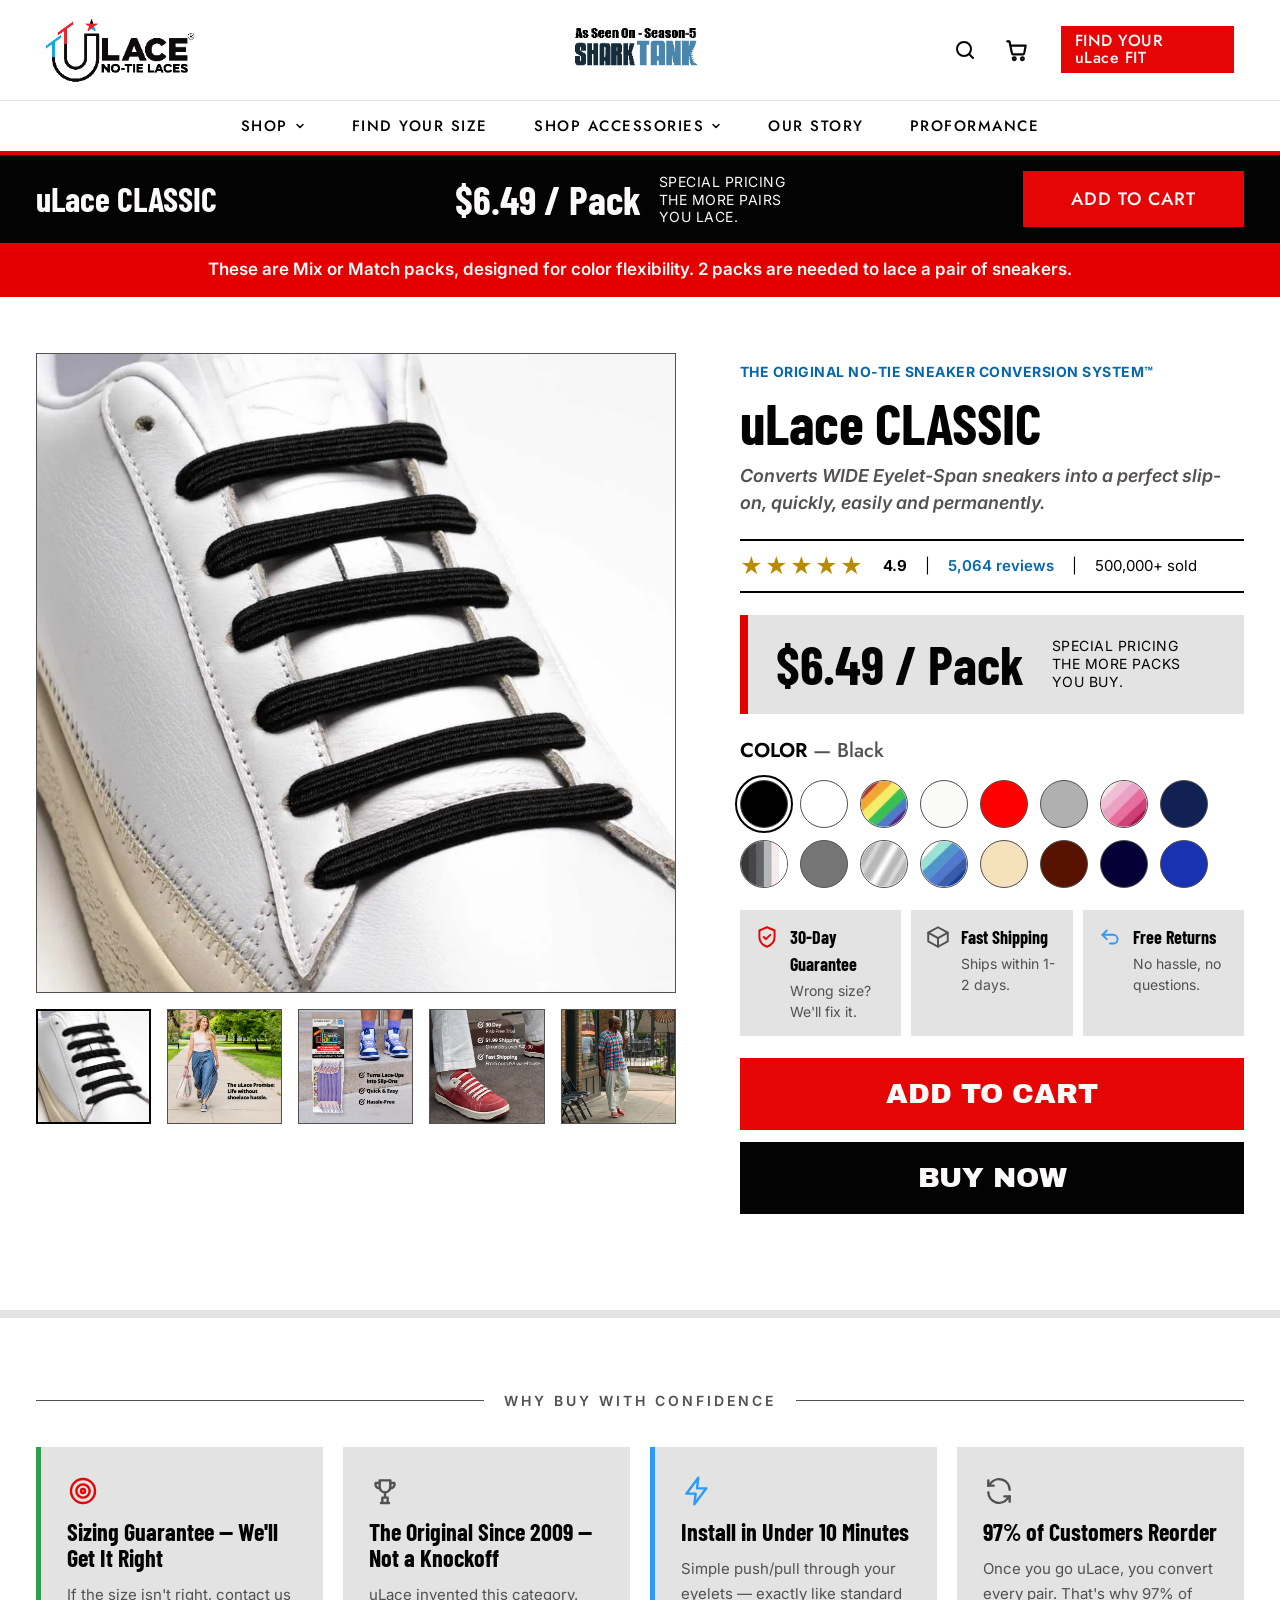
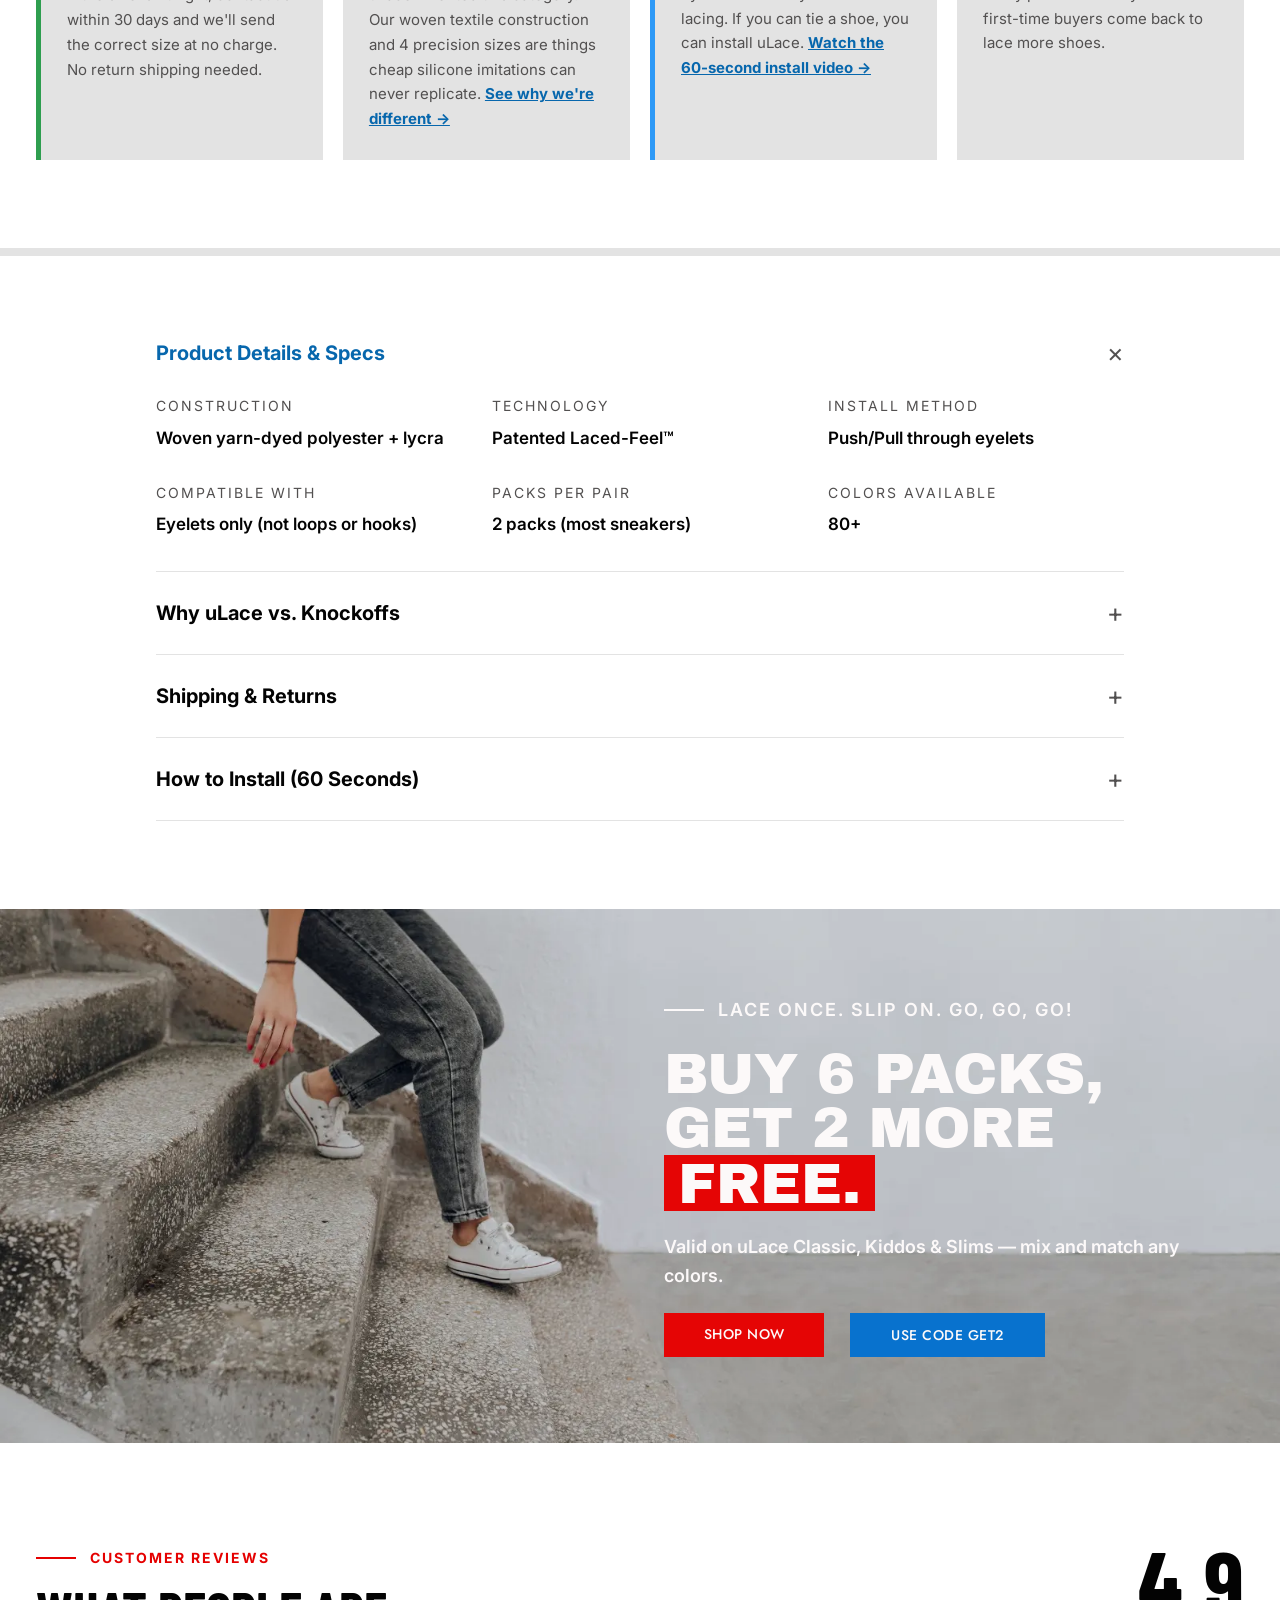
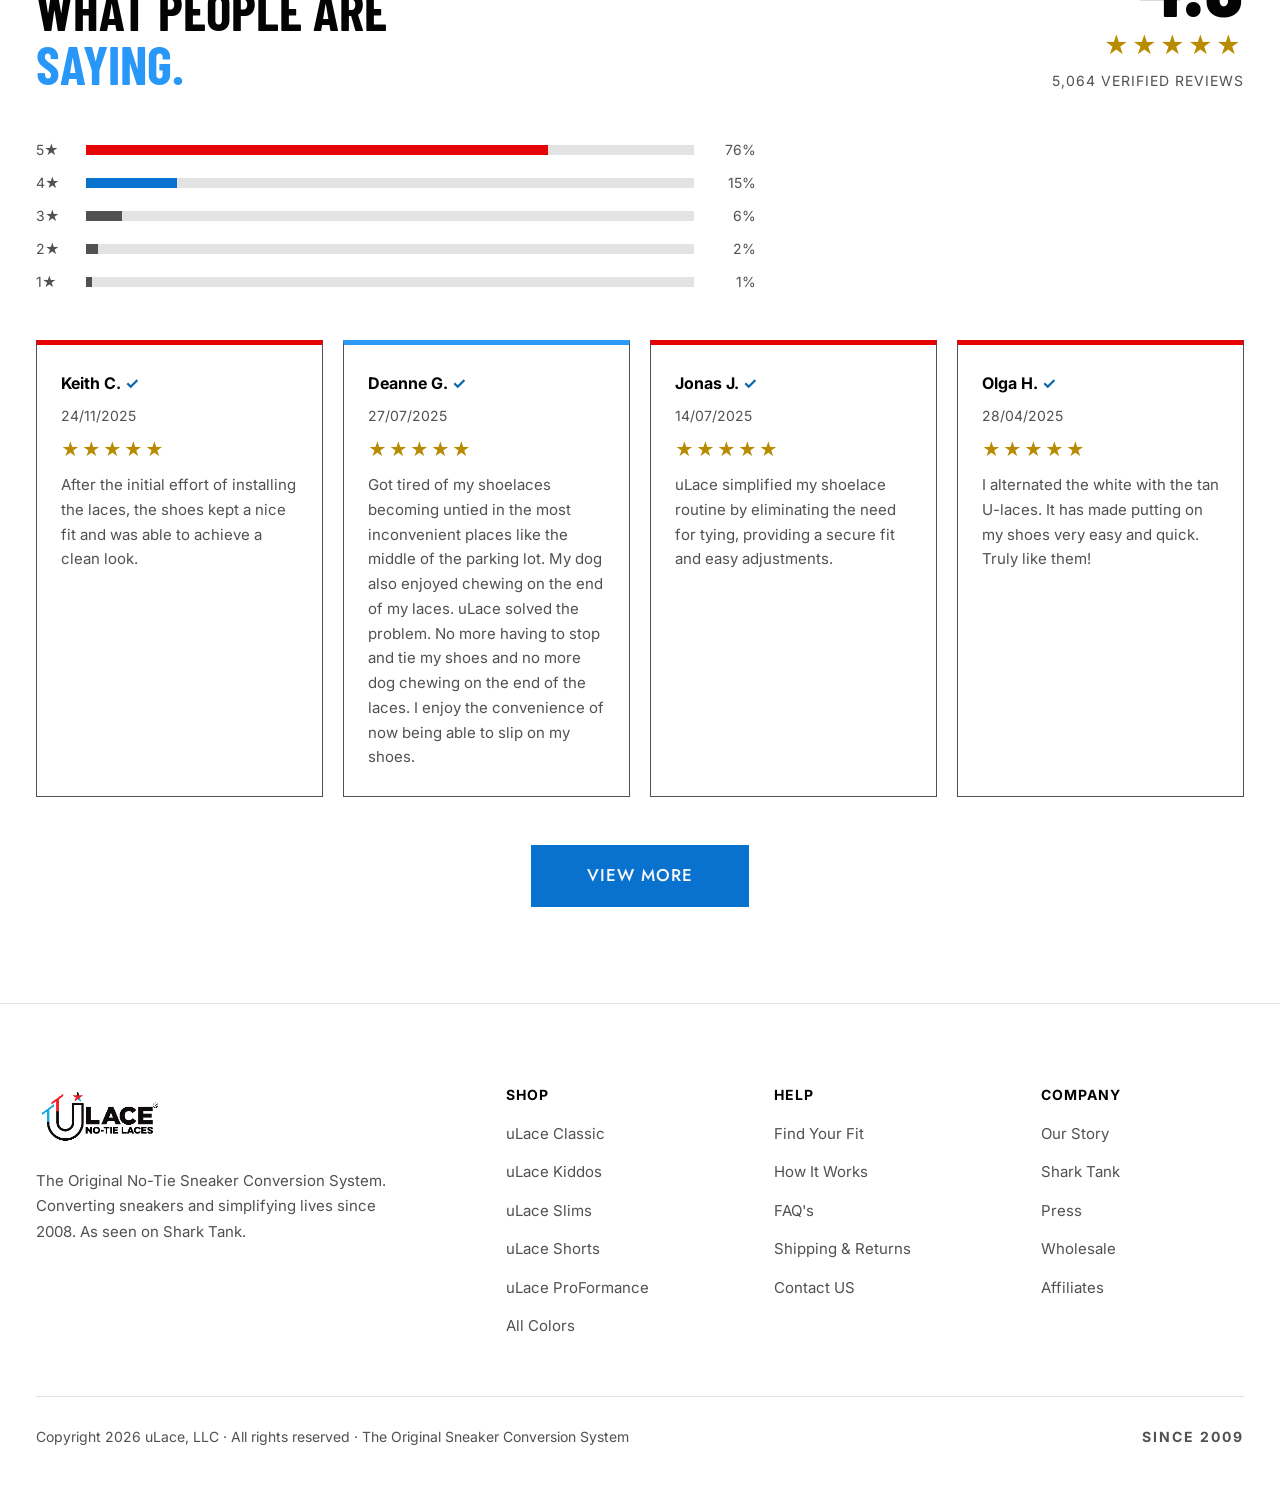
<file: classic-black.html>
<!doctype html>
<html lang="en">
<head>
<meta charset="utf-8">
<meta name="viewport" content="width=device-width, initial-scale=1">
<title>uLace Classic – Black | No-Tie Sneaker Laces | uLace®</title>
<meta name="description" content="uLace Classic – Black. Converts wide eyelet-span sneakers into a perfect slip-on, quickly, easily and permanently. $6.49 per pack.">
<link rel="icon" href="assets/ulace-logo.png">
<link rel="preconnect" href="https://fonts.googleapis.com">
<link rel="preconnect" href="https://fonts.gstatic.com" crossorigin>
<link rel="stylesheet" href="https://fonts.googleapis.com/css2?family=Archivo+Black&family=Barlow+Condensed:wght@600;700&family=IBM+Plex+Mono:wght@400;500&family=Inter:ital,wght@0,400;0,600;0,700;1,400;1,600&family=Jost:wght@500;600&display=swap">
<style>
/* ---------- Tokens ---------- */
:root{
  --black:#030303; --white:#FFFFFF; --off:#FCF9F9;
  --red:#E50505; --red-accent:#E50000;
  --blue:#0872CE; --blue-text:#2897F7; --blue-link:#0767AD; --blue-deco:#2E9AF7;
  --grey:#E3E3E3; --body:#525050; --gold:#B88B00; --green-deco:#2E9E4F;
  --f-disp:"Eveleth Clean","Archivo Black",Impact,sans-serif;
  --f-cond:"DIN Condensed","Barlow Condensed",sans-serif;
  --f-btn:"Stolzl","Jost",sans-serif;
  --f-mono:"Andale Mono","IBM Plex Mono",monospace;
  --f-body:Inter,Arial,sans-serif;
  --gutter:clamp(16px,2.8vw,40px);
}
*,*::before,*::after{box-sizing:border-box}
html{-webkit-text-size-adjust:100%;scroll-padding-top:96px}
body{margin:0;background:var(--white);color:var(--body);font-family:var(--f-body);font-size:16px;line-height:1.5;overflow-x:clip}
img{max-width:100%;display:block}
a{color:var(--blue-link)} a:hover{color:var(--black)}
:focus-visible{outline:3px solid var(--blue-link);outline-offset:2px}
h1,h2,h3,p{margin:0}
.sr-only{position:absolute;width:1px;height:1px;padding:0;margin:-1px;overflow:hidden;clip:rect(0,0,0,0);white-space:nowrap;border:0}
.skip:focus{position:fixed;top:8px;left:8px;width:auto;height:auto;clip:auto;margin:0;padding:12px 18px;background:var(--black);color:var(--off);z-index:100}
.container{max-width:1280px;margin:0 auto;padding-inline:var(--gutter)}
.disp{font-family:var(--f-disp);font-weight:400;text-transform:uppercase}
.cond{font-family:var(--f-cond);font-weight:700}
.btn{display:inline-flex;align-items:center;justify-content:center;text-align:center;min-height:44px;padding:6px 12px;font-family:var(--f-btn);font-weight:500;letter-spacing:.5px;text-decoration:none;color:var(--off);border:0;cursor:pointer}
.btn:hover{color:var(--off);filter:brightness(.92)}
.btn-red{background:var(--red)} .btn-blue{background:var(--blue)} .btn-black{background:var(--black)}
.eyebrow{display:flex;align-items:center;gap:14px;font-size:14px;font-weight:700;letter-spacing:2px;text-transform:uppercase}
.eyebrow::before{content:"";width:40px;height:2px;background:currentColor;flex-shrink:0}

/* ---------- Header (same as homepage) ---------- */
.site-header{background:var(--white);border-bottom:4px solid var(--red-accent);position:relative;z-index:20}
.hdr-top{display:grid;grid-template-columns:minmax(0,1fr) auto minmax(0,1fr);align-items:center;gap:24px;padding:9px clamp(16px,3.6vw,52px) 9px clamp(16px,3vw,44px)}
.hdr-logo{justify-self:start;display:flex}
.hdr-logo img{height:clamp(56px,6.4vw,92px);width:auto}
.hdr-badge{height:clamp(34px,3.5vw,50px);width:auto}
.hdr-actions{justify-self:end;display:flex;align-items:center;gap:4px}
.icon-btn{width:48px;height:48px;padding:0;background:none;border:0;cursor:pointer;display:flex;align-items:center;justify-content:center;color:var(--black)}
.hdr-cta{margin-left:16px;width:173px;min-height:47px;flex-direction:column;align-items:flex-start;padding:6px 14px;font-size:16px;line-height:1.05}
.menu-btn{display:none}
.hdr-nav{border-top:1px solid var(--grey)}
.hdr-nav ul{list-style:none;margin:0;padding:0 clamp(16px,3.6vw,52px);display:flex;flex-wrap:wrap;justify-content:center;gap:0 clamp(24px,3.6vw,52px)}
.hdr-nav a{display:flex;align-items:center;gap:6px;min-height:44px;padding:14px 0;font-family:var(--f-btn);font-weight:500;font-size:15px;letter-spacing:1.5px;color:var(--black);text-decoration:none}
.hdr-nav a:hover{color:var(--red)}
.search-bar{display:none;border-top:1px solid var(--grey);padding:14px clamp(16px,3.6vw,52px)}
.search-bar.open{display:block}
.search-bar form{max-width:720px;margin:0 auto;display:flex;gap:10px}
.search-bar input{flex:1;min-width:0;min-height:48px;border:2px solid var(--black);padding:0 14px;font:16px var(--f-body);color:var(--black)}
.search-bar button{min-height:48px;padding:0 24px;font-size:15px}
.mobile-panel{display:none}

/* ---------- Sticky price bar ---------- */
.price-bar{background:var(--black);color:var(--off);position:sticky;top:0;z-index:15}
.price-bar .container{padding-block:16px;display:flex;flex-wrap:wrap;align-items:center;justify-content:space-between;gap:12px 48px}
.pb-name{font-size:34px;line-height:.95}
.pb-price{display:flex;align-items:center;gap:18px}
.pb-price .amt{font-size:40px;line-height:1}
.pb-price .note{font-size:14px;line-height:1.25;letter-spacing:.5px;text-transform:uppercase}
.pb-price .note span{display:block}
.price-bar .btn{min-height:56px;padding:0 48px;font-size:18px;letter-spacing:1px}
.notice{background:var(--red-accent);padding:14px var(--gutter);text-align:center}
.notice p{font-size:17px;font-weight:600;color:var(--off)}

/* ---------- Gallery + buy box ---------- */
.pdp-main .container{padding-block:56px 96px;display:grid;grid-template-columns:minmax(0,640px) minmax(0,1fr);gap:64px;align-items:start}
.gallery{display:flex;flex-direction:column;gap:16px;position:sticky;top:110px}
.g-main{border:1px solid var(--body);aspect-ratio:1/1;overflow:hidden;background:var(--white)}
.g-main img{width:100%;height:100%;object-fit:cover}
.g-thumbs{display:grid;grid-template-columns:repeat(5,minmax(0,1fr));gap:16px}
.g-thumbs button{padding:0;border:1px solid var(--body);background:var(--white);aspect-ratio:1/1;overflow:hidden;cursor:pointer}
.g-thumbs button[aria-current="true"]{border:2px solid var(--black)}
.g-thumbs img{width:100%;height:100%;object-fit:cover}
.buy{display:flex;flex-direction:column;gap:22px;padding-top:8px;min-width:0}
.buy-head{display:flex;flex-direction:column;gap:12px}
.buy-head .kicker{font-size:14px;font-weight:700;letter-spacing:.5px;color:var(--blue-link)}
.buy-head h1{font-size:clamp(44px,4.45vw,72px);line-height:1;color:var(--black)}
.buy-head .tag{font-size:clamp(17px,1.4vw,22px);line-height:1.5;font-style:italic;font-weight:600}
.rating-row{border-top:2px solid var(--black);border-bottom:2px solid var(--black);padding:14px 0;display:flex;flex-wrap:wrap;align-items:center;gap:10px 18px;font-size:15px;color:var(--black)}
.rating-row .stars{color:var(--gold);font-size:22px;letter-spacing:2px;line-height:1}
.rating-row a{font-weight:600;text-decoration:none;color:var(--blue-link)}
.price-box{background:var(--grey);border-left:8px solid var(--red-accent);padding:22px 28px;display:flex;flex-wrap:wrap;align-items:center;gap:12px 28px;color:var(--black)}
.price-box .amt{font-size:clamp(44px,4.17vw,64px);line-height:1}
.price-box .note{font-size:14px;line-height:1.3;letter-spacing:.5px}
.price-box .note span{display:block}
.color-head{font-family:var(--f-btn);font-size:20px;font-weight:600;color:var(--black)}
.color-head span{font-weight:500;color:var(--body)}
.swatches{list-style:none;margin:14px 0 0;padding:0;display:flex;flex-wrap:wrap;gap:12px}
.swatches a{width:48px;height:48px;border-radius:50%;border:1px solid var(--body);display:block;overflow:hidden}
.swatches a[aria-current="true"]{outline:2px solid var(--black);outline-offset:3px}
.swatches img{width:100%;height:100%;object-fit:cover}
.trust{display:grid;grid-template-columns:repeat(3,minmax(0,1fr));gap:10px}
.trust > div{background:var(--grey);padding:14px;display:flex;gap:10px;align-items:flex-start}
.trust svg{flex-shrink:0}
.trust h3{font-size:18px;color:var(--black)}
.trust p{margin-top:2px;font-size:14px}
.buy-ctas{display:flex;flex-direction:column;gap:12px}
.buy-ctas .btn{min-height:72px;font-family:var(--f-disp);font-size:28px;letter-spacing:0}

/* ---------- Why buy ---------- */
.why{border-top:8px solid var(--grey)}
.why .container{padding-block:72px 88px;display:flex;flex-direction:column;gap:36px}
.why-title{display:flex;align-items:center;gap:20px;font-size:14px;font-weight:600;letter-spacing:3px;color:var(--body);text-align:center}
.why-title::before,.why-title::after{content:"";flex:1;height:1px;background:var(--body)}
.why-grid{display:grid;grid-template-columns:repeat(4,minmax(0,1fr));gap:20px}
.why-card{background:var(--grey);padding:28px 26px;display:flex;flex-direction:column;gap:12px}
.why-card.green{border-left:5px solid var(--green-deco)} .why-card.blue{border-left:5px solid var(--blue-deco)}
.why-card h3{font-size:24px;line-height:1.1;color:var(--black)}
.why-card p{font-size:15px;line-height:1.65}
.why-card a{font-weight:700;color:var(--blue-link)}

/* ---------- Accordion ---------- */
.details{border-top:8px solid var(--grey)}
.details .container{max-width:1040px;padding-block:56px 88px}
.acc{border-bottom:1px solid var(--grey)}
.acc summary{list-style:none;cursor:pointer;min-height:44px;padding:26px 0;display:flex;justify-content:space-between;align-items:center;gap:16px;font-size:20px;font-weight:700;color:var(--black)}
.acc summary::-webkit-details-marker{display:none}
.acc summary::after{content:"+";font-size:26px;font-weight:400;color:var(--body);line-height:1}
.acc[open] summary{color:var(--blue-link)}
.acc[open] summary::after{content:"×"}
.acc-body{padding:0 0 32px;font-size:17px;line-height:1.7}
.acc-body p{max-width:760px}
.specs{display:grid;grid-template-columns:repeat(3,minmax(0,1fr));gap:28px 40px;margin:0}
.specs dt{margin:0 0 6px;font-size:14px;letter-spacing:2px;color:var(--body)}
.specs dd{margin:0;font-size:17px;font-weight:600;color:var(--black)}
.checks{list-style:none;margin:0;padding:0;display:flex;flex-direction:column;gap:14px;line-height:1.5}
.checks li{display:flex;gap:14px}
.checks li::before{content:"✓";color:var(--blue-link);font-weight:700}

/* ---------- Promo banner ---------- */
.promo-banner{position:relative;background:var(--black);min-height:clamp(520px,41.7vw,760px);overflow:hidden;display:flex;align-items:center}
.promo-banner > img{position:absolute;inset:0;width:100%;height:100%;object-fit:cover;object-position:30% 50%}
.promo-banner::before{content:"";position:absolute;inset:0;background:rgba(3,3,3,.45)}
.promo-copy{position:relative;margin-left:50%;width:50%;padding:48px clamp(24px,6.7vw,120px) 48px 24px;display:flex;flex-direction:column;gap:22px;color:var(--off)}
.promo-copy .eyebrow{color:var(--off)}
.promo-copy h2{font-size:clamp(40px,4.45vw,80px);line-height:.95}
.promo-copy h2 span{display:block}
.promo-copy h2 .free{align-self:flex-start;display:inline-block;background:var(--red);padding:2px 14px 0}
.promo-copy p{font-size:18px;line-height:1.6;font-weight:600}
.promo-ctas{display:flex;flex-wrap:wrap;gap:26px}
.promo-ctas .btn{font-size:14px;text-transform:uppercase}
.promo-ctas .btn-red{width:160px} .promo-ctas .btn-blue{width:195px}

/* ---------- Reviews ---------- */
.reviews .container{padding-block:96px;display:flex;flex-direction:column;gap:48px}
.rev-head{display:flex;flex-wrap:wrap;justify-content:space-between;align-items:flex-end;gap:32px}
.rev-head .eyebrow{color:var(--red-accent)}
.rev-title{display:flex;flex-direction:column;gap:16px}
.rev-title h2{font-size:clamp(40px,4.17vw,68px);line-height:1;color:var(--black)}
.rev-title h2 span{display:block}
.rev-score{display:flex;flex-direction:column;align-items:flex-end;gap:6px}
.rev-score .num{font-size:clamp(72px,7.2vw,112px);line-height:.9;color:var(--black)}
.rev-score .stars{color:var(--gold);font-size:24px;letter-spacing:3px}
.rev-score .lbl{font-size:14px;letter-spacing:1px}
.dist{max-width:720px;display:flex;flex-direction:column;gap:12px;list-style:none;margin:0;padding:0}
.dist li{display:grid;grid-template-columns:36px minmax(0,1fr) 48px;align-items:center;gap:14px;font-size:14px}
.dist .track{height:10px;background:var(--grey)}
.dist .fill{display:block;height:100%;background:var(--body)}
.dist li:nth-child(1) .fill{background:var(--red)} .dist li:nth-child(2) .fill{background:var(--blue)}
.dist .pct{text-align:right}
.rev-grid{display:grid;grid-template-columns:repeat(4,minmax(0,1fr));gap:20px}
.rev-card{border:1px solid var(--body);border-top:5px solid var(--red);padding:26px 24px;display:flex;flex-direction:column;gap:10px}
.rev-card.blue{border-top-color:var(--blue-deco)}
.rev-card .who{font-size:16px;font-weight:700;color:var(--black)}
.rev-card .who span{color:var(--blue-link)}
.rev-card .date{font-size:14px}
.rev-card .stars{color:var(--gold);font-size:18px;letter-spacing:2px}
.rev-card .text{font-size:15px;line-height:1.65}
.view-more{align-self:center;min-height:56px;padding:18px 56px;font-size:17px;letter-spacing:1px}

/* ---------- Footer ---------- */
.site-footer{border-top:1px solid var(--grey)}
.site-footer .container{padding-block:80px 40px;display:flex;flex-direction:column;gap:56px}
.ft-cols{display:flex;flex-wrap:wrap;gap:48px 64px}
.ft-brand{flex:2 1 320px;min-width:0;display:flex;flex-direction:column;gap:20px}
.ft-brand img{height:64px;width:auto;align-self:flex-start}
.ft-brand p{font-size:15px;line-height:1.7;max-width:360px}
.ft-nav{flex:1 1 160px;min-width:0;display:flex;flex-direction:column;gap:12px}
.ft-nav h2{margin-bottom:4px;font-size:14px;font-weight:700;letter-spacing:1px;color:var(--black)}
.ft-nav a{font-size:15px;color:var(--body);text-decoration:none;padding:2px 0}
.ft-nav a:hover{color:var(--red)}
.ft-bottom{border-top:1px solid var(--grey);padding-top:28px;display:flex;flex-wrap:wrap;justify-content:space-between;gap:16px;font-size:14px;line-height:1.7}
.ft-bottom .since{font-weight:700;letter-spacing:2px}

/* ---------- Responsive ---------- */
@media (max-width:1199px){
  .why-grid,.rev-grid{grid-template-columns:repeat(2,minmax(0,1fr))}
  .pdp-main .container{grid-template-columns:minmax(0,1fr) minmax(0,1fr);gap:40px}
}
@media (max-width:1023px){
  .hdr-top{grid-template-columns:auto minmax(0,1fr) auto auto;gap:8px}
  .menu-btn{display:flex;order:-1}
  .hdr-badge{justify-self:end}
  .hdr-actions .search-toggle,.hdr-cta{display:none}
  .hdr-nav,.search-bar{display:none !important}
  .mobile-panel.open{display:block;border-top:1px solid var(--grey);padding:8px clamp(16px,3.6vw,52px) 24px}
  .mobile-panel ul{list-style:none;margin:0;padding:0}
  .mobile-panel li a{display:flex;align-items:center;min-height:52px;border-bottom:1px solid var(--grey);font-family:var(--f-btn);font-weight:500;font-size:16px;letter-spacing:1.5px;color:var(--black);text-decoration:none}
  .mobile-panel form{display:flex;gap:8px;margin-top:16px}
  .mobile-panel input{flex:1;min-width:0;min-height:48px;border:2px solid var(--black);padding:0 12px;font:16px var(--f-body)}
  .mobile-panel .btn{min-height:48px;padding:0 18px;font-size:15px}
  .mobile-panel .panel-cta{margin-top:16px;width:100%;min-height:52px;font-size:16px;letter-spacing:1px}

  .pdp-main .container{grid-template-columns:1fr;gap:40px;padding-top:32px}
  .gallery{position:static;max-width:640px;width:100%;margin-inline:auto}
  .promo-banner{align-items:flex-end}
  .promo-banner::before{background:linear-gradient(to bottom,rgba(3,3,3,.35),rgba(3,3,3,.75))}
  .promo-copy{margin-left:0;width:100%;max-width:640px;padding:48px var(--gutter)}
  .rev-score{align-items:flex-start}
}
@media (max-width:767px){
  .hdr-badge{height:30px}
  .hdr-logo img{height:52px}
  .price-bar .container{padding-block:10px;gap:8px 16px}
  .pb-name{font-size:24px}
  .pb-price .amt{font-size:28px}
  .pb-price .note{display:none}
  .price-bar .btn{min-height:44px;padding:0 18px;font-size:15px}
  .notice p{font-size:15px}
  .g-thumbs{gap:8px}
  .price-box{padding:18px 20px}
  .swatches{gap:10px}
  .swatches a{width:44px;height:44px}
  .trust{grid-template-columns:1fr}
  .buy-ctas .btn{min-height:60px;font-size:24px}
  .why .container{padding-block:56px 64px}
  .why-grid,.rev-grid{grid-template-columns:1fr}
  .why-title{letter-spacing:2px}
  .details .container{padding-block:32px 56px}
  .acc summary{font-size:18px;padding:22px 0}
  .acc-body{font-size:16px}
  .specs{grid-template-columns:1fr 1fr;gap:20px 24px}
  .promo-banner{display:block;min-height:0}
  .promo-banner::before{display:none}
  .promo-banner > img{position:static;aspect-ratio:16/10;height:auto;object-position:25% 50%}
  .promo-copy{padding:36px var(--gutter) 44px}
  .promo-copy p{font-size:16px}
  .promo-ctas{gap:12px}
  .promo-ctas .btn{flex:1 1 140px;width:auto}
  .reviews .container{padding-block:64px}
  .view-more{width:100%;padding-inline:16px}
  .ft-cols{display:grid;grid-template-columns:1fr 1fr}
  .ft-brand{grid-column:1/-1}
}
@media (max-width:420px){
  .pb-name{display:none}
  .specs{grid-template-columns:1fr}
}
@media (prefers-reduced-motion:reduce){*{transition:none !important}}
</style>
</head>
<body>

<a class="sr-only skip" href="#main">Skip to content</a>

<!-- HEADER -->
<header class="site-header">
  <div class="hdr-top">
    <button type="button" class="icon-btn menu-btn" aria-label="Open menu" aria-expanded="false" aria-controls="mobile-panel">
      <svg width="26" height="26" viewBox="0 0 24 24" fill="none" stroke="currentColor" stroke-width="2" stroke-linecap="round" aria-hidden="true"><path d="M4 7h16M4 12h16M4 17h16"/></svg>
    </button>
    <a href="index.html" class="hdr-logo" aria-label="uLace home"><img src="assets/ulace-logo.png" alt="uLace No-Tie Laces" width="248" height="124"></a>
    <img class="hdr-badge" src="assets/shark-tank-callout.png" alt="As Seen On Season 5 Shark Tank" width="185" height="66">
    <div class="hdr-actions">
      <button type="button" class="icon-btn search-toggle" aria-label="Search" aria-expanded="false" aria-controls="search-bar">
        <svg width="24" height="24" viewBox="0 0 24 24" fill="none" stroke="currentColor" stroke-width="2" stroke-linecap="round" stroke-linejoin="round" aria-hidden="true"><circle cx="11" cy="11" r="7"/><path d="M20 20l-3.5-3.5"/></svg>
      </button>
      <a href="#" class="icon-btn" aria-label="Cart">
        <svg width="26" height="26" viewBox="0 0 24 24" fill="none" stroke="currentColor" stroke-width="2" stroke-linecap="round" stroke-linejoin="round" aria-hidden="true"><path d="M3 4h2l2.4 11.2a1 1 0 0 0 1 .8h9.2a1 1 0 0 0 1-.8L20 8H6.2"/><circle cx="9.5" cy="20" r="1.3"/><circle cx="17" cy="20" r="1.3"/></svg>
      </a>
      <a href="#" class="btn btn-red hdr-cta"><span>FIND YOUR</span><span>uLace FIT</span></a>
    </div>
  </div>
  <nav class="hdr-nav" aria-label="Main">
    <ul>
      <li><a href="#">SHOP <svg width="12" height="12" viewBox="0 0 24 24" fill="none" stroke="currentColor" stroke-width="3" stroke-linecap="round" stroke-linejoin="round" aria-hidden="true"><path d="M6 9l6 6 6-6"/></svg></a></li>
      <li><a href="#">FIND YOUR SIZE</a></li>
      <li><a href="#">SHOP ACCESSORIES <svg width="12" height="12" viewBox="0 0 24 24" fill="none" stroke="currentColor" stroke-width="3" stroke-linecap="round" stroke-linejoin="round" aria-hidden="true"><path d="M6 9l6 6 6-6"/></svg></a></li>
      <li><a href="index.html#main">OUR STORY</a></li>
      <li><a href="#">PROFORMANCE</a></li>
    </ul>
  </nav>
  <div class="search-bar" id="search-bar">
    <form role="search" onsubmit="return false"><label class="sr-only" for="q">Search uLace</label><input id="q" type="search" placeholder="Search laces, colors, sizes…"><button class="btn btn-red" type="submit">SEARCH</button></form>
  </div>
  <div class="mobile-panel" id="mobile-panel">
    <nav aria-label="Mobile">
      <ul>
        <li><a href="#">SHOP</a></li>
        <li><a href="#">FIND YOUR SIZE</a></li>
        <li><a href="#">SHOP ACCESSORIES</a></li>
        <li><a href="#">OUR STORY</a></li>
        <li><a href="#">PROFORMANCE</a></li>
      </ul>
    </nav>
    <form role="search" onsubmit="return false"><label class="sr-only" for="q-m">Search uLace</label><input id="q-m" type="search" placeholder="Search…"><button class="btn btn-red" type="submit">SEARCH</button></form>
    <a href="#" class="btn btn-red panel-cta">FIND YOUR uLace FIT</a>
  </div>
</header>

<!-- STICKY PRICE / ADD TO CART BAR -->
<div class="price-bar">
  <div class="container">
    <p class="cond pb-name">uLace CLASSIC</p>
    <div class="pb-price">
      <p class="cond amt">$6.49 / Pack</p>
      <p class="note"><span>Special pricing</span><span>the more pairs</span><span>you lace.</span></p>
    </div>
    <a href="#" class="btn btn-red">ADD TO CART</a>
  </div>
</div>

<!-- MIX OR MATCH NOTICE -->
<div class="notice"><p>These are Mix or Match packs, designed for color flexibility. 2 packs are needed to lace a pair of sneakers.</p></div>

<main id="main">

<!-- GALLERY + BUY BOX -->
<section class="pdp-main" aria-label="Product">
  <div class="container">
    <div class="gallery">
      <div class="g-main"><img id="g-main-img" src="assets/pdp/classic-black-1.webp" alt="uLace Classic - Black laced into a white leather sneaker" width="900" height="900" fetchpriority="high"></div>
      <div class="g-thumbs" role="group" aria-label="Product images">
        <button type="button" aria-current="true" aria-label="Show image 1 of 5" data-src="assets/pdp/classic-black-1.webp" data-alt="uLace Classic - Black laced into a white leather sneaker"><img src="assets/pdp/classic-black-1.webp" alt="" width="900" height="900"></button>
        <button type="button" aria-current="false" aria-label="Show image 2 of 5" data-src="assets/pdp/classic-black-2.webp" data-alt="The uLace Promise: life without shoelace hassle"><img src="assets/pdp/classic-black-2.webp" alt="" width="900" height="900" loading="lazy"></button>
        <button type="button" aria-current="false" aria-label="Show image 3 of 5" data-src="assets/pdp/classic-black-3.webp" data-alt="uLace Classic pack: turns lace-ups into slip-ons, quick and easy, hassle-free"><img src="assets/pdp/classic-black-3.webp" alt="" width="900" height="900" loading="lazy"></button>
        <button type="button" aria-current="false" aria-label="Show image 4 of 5" data-src="assets/pdp/classic-black-4.webp" data-alt="30 day risk-free trial, shipping offer and fast shipping from the USA warehouse"><img src="assets/pdp/classic-black-4.webp" alt="" width="900" height="900" loading="lazy"></button>
        <button type="button" aria-current="false" aria-label="Show image 5 of 5" data-src="assets/pdp/classic-black-5.webp" data-alt="A man wearing sneakers laced with uLace on a city street"><img src="assets/pdp/classic-black-5.webp" alt="" width="900" height="900" loading="lazy"></button>
      </div>
    </div>

    <div class="buy">
      <div class="buy-head">
        <p class="kicker">THE ORIGINAL NO-TIE SNEAKER CONVERSION SYSTEM™</p>
        <h1 class="cond">uLace CLASSIC</h1>
        <p class="tag">Converts WIDE Eyelet-Span sneakers into a perfect slip-on, quickly, easily and permanently.</p>
      </div>

      <div class="rating-row">
        <span class="stars" aria-hidden="true">★★★★★</span>
        <span><strong>4.9</strong><span class="sr-only"> out of 5</span></span>
        <span aria-hidden="true">|</span>
        <a href="#reviews">5,064 reviews</a>
        <span aria-hidden="true">|</span>
        <span>500,000+ sold</span>
      </div>

      <div class="price-box">
        <p class="cond amt">$6.49 / Pack</p>
        <p class="note"><span>SPECIAL PRICING</span><span>THE MORE PACKS</span><span>YOU BUY.</span></p>
      </div>

      <div>
        <p class="color-head" id="color-label">COLOR <span>— Black</span></p>
        <ul class="swatches" aria-labelledby="color-label">
          <li><a href="#" title="Black" aria-label="Black (selected)" aria-current="true" style="background:#000000"></a></li>
          <li><a href="#" title="White" aria-label="White" style="background:#FFFFFF"></a></li>
          <li><a href="#" title="Rainbow" aria-label="Rainbow"><img src="assets/swatches/rainbow.webp" alt="" width="64" height="64"></a></li>
          <li><a href="#" title="Canvas / Off-White" aria-label="Canvas / Off-White" style="background:#FAFAF6"></a></li>
          <li><a href="#" title="Scarlet Red" aria-label="Scarlet Red" style="background:#FF0000"></a></li>
          <li><a href="#" title="Light Grey" aria-label="Light Grey" style="background:#B0B0B0"></a></li>
          <li><a href="#" title="Pretty In Pinks" aria-label="Pretty In Pinks"><img src="assets/swatches/pretty-in-pinks.webp" alt="" width="64" height="64"></a></li>
          <li><a href="#" title="Light Navy Blue" aria-label="Light Navy Blue" style="background:#112154"></a></li>
          <li><a href="#" title="Graydient" aria-label="Graydient"><img src="assets/swatches/graydient.webp" alt="" width="64" height="64"></a></li>
          <li><a href="#" title="Medium Grey" aria-label="Medium Grey" style="background:#757575"></a></li>
          <li><a href="#" title="Metallic Silver" aria-label="Metallic Silver"><img src="assets/swatches/metallic-silver.webp" alt="" width="64" height="64"></a></li>
          <li><a href="#" title="Ice" aria-label="Ice"><img src="assets/swatches/ice.webp" alt="" width="64" height="64"></a></li>
          <li><a href="#" title="Tan" aria-label="Tan" style="background:#F5E1BC"></a></li>
          <li><a href="#" title="Brown" aria-label="Brown" style="background:#571200"></a></li>
          <li><a href="#" title="Dark Navy Blue" aria-label="Dark Navy Blue" style="background:#050036"></a></li>
          <li><a href="#" title="Bright Blue" aria-label="Bright Blue" style="background:#1931B3"></a></li>
        </ul>
      </div>

      <div class="trust">
        <div>
          <svg width="26" height="26" viewBox="0 0 24 24" fill="none" stroke="#E50505" stroke-width="1.8" stroke-linecap="round" stroke-linejoin="round" aria-hidden="true"><path d="M12 3l7 3v6c0 4.5-3 7.5-7 9-4-1.5-7-4.5-7-9V6l7-3z"/><path d="M9 12l2 2 4-4"/></svg>
          <div><h3 class="cond">30-Day Guarantee</h3><p>Wrong size? We'll fix it.</p></div>
        </div>
        <div>
          <svg width="26" height="26" viewBox="0 0 24 24" fill="none" stroke="#525050" stroke-width="1.8" stroke-linecap="round" stroke-linejoin="round" aria-hidden="true"><path d="M21 8l-9-5-9 5v8l9 5 9-5V8z"/><path d="M3 8l9 5 9-5M12 13v8"/></svg>
          <div><h3 class="cond">Fast Shipping</h3><p>Ships within 1-2 days.</p></div>
        </div>
        <div>
          <svg width="26" height="26" viewBox="0 0 24 24" fill="none" stroke="#2E9AF7" stroke-width="1.8" stroke-linecap="round" stroke-linejoin="round" aria-hidden="true"><path d="M9 14l-4-4 4-4"/><path d="M5 10h10a4 4 0 0 1 0 8h-3"/></svg>
          <div><h3 class="cond">Free Returns</h3><p>No hassle, no questions.</p></div>
        </div>
      </div>

      <div class="buy-ctas">
        <a href="#" class="btn btn-red">ADD TO CART</a>
        <a href="#" class="btn btn-black">BUY NOW</a>
      </div>
    </div>
  </div>
</section>

<!-- WHY BUY WITH CONFIDENCE -->
<section class="why" aria-labelledby="why-title">
  <div class="container">
    <h2 id="why-title" class="why-title">WHY BUY WITH CONFIDENCE</h2>
    <div class="why-grid">
      <article class="why-card green">
        <svg width="32" height="32" viewBox="0 0 24 24" fill="none" stroke="#E50505" stroke-width="1.8" stroke-linecap="round" aria-hidden="true"><circle cx="12" cy="12" r="9"/><circle cx="12" cy="12" r="5"/><circle cx="12" cy="12" r="1.5"/></svg>
        <h3 class="cond">Sizing Guarantee — We'll Get It Right</h3>
        <p>If the size isn't right, contact us within 30 days and we'll send the correct size at no charge. No return shipping needed.</p>
      </article>
      <article class="why-card">
        <svg width="32" height="32" viewBox="0 0 24 24" fill="none" stroke="#525050" stroke-width="1.8" stroke-linecap="round" stroke-linejoin="round" aria-hidden="true"><path d="M8 4h8v5a4 4 0 0 1-8 0V4z"/><path d="M8 6H5a3 3 0 0 0 3 4M16 6h3a3 3 0 0 1-3 4"/><path d="M12 13v4M9 21h6M10 17h4v4h-4z"/></svg>
        <h3 class="cond">The Original Since 2009 — Not a Knockoff</h3>
        <p>uLace invented this category. Our woven textile construction and 4 precision sizes are things cheap silicone imitations can never replicate. <a href="#">See why we're different →</a></p>
      </article>
      <article class="why-card blue">
        <svg width="32" height="32" viewBox="0 0 24 24" fill="none" stroke="#2E9AF7" stroke-width="1.8" stroke-linecap="round" stroke-linejoin="round" aria-hidden="true"><path d="M13 2L4 14h7l-1 8 9-12h-7l1-8z"/></svg>
        <h3 class="cond">Install in Under 10 Minutes</h3>
        <p>Simple push/pull through your eyelets — exactly like standard lacing. If you can tie a shoe, you can install uLace. <a href="#">Watch the 60-second install video →</a></p>
      </article>
      <article class="why-card">
        <svg width="32" height="32" viewBox="0 0 24 24" fill="none" stroke="#525050" stroke-width="1.8" stroke-linecap="round" stroke-linejoin="round" aria-hidden="true"><path d="M20 11a8 8 0 0 0-14.5-4.5L4 8"/><path d="M4 4v4h4"/><path d="M4 13a8 8 0 0 0 14.5 4.5L20 16"/><path d="M20 20v-4h-4"/></svg>
        <h3 class="cond">97% of Customers Reorder</h3>
        <p>Once you go uLace, you convert every pair. That's why 97% of first-time buyers come back to lace more shoes.</p>
      </article>
    </div>
  </div>
</section>

<!-- PRODUCT DETAILS ACCORDION -->
<section class="details" aria-label="Product details">
  <div class="container">
    <details class="acc" name="pdp-info" open>
      <summary>Product Details &amp; Specs</summary>
      <div class="acc-body">
        <dl class="specs">
          <div><dt>CONSTRUCTION</dt><dd>Woven yarn-dyed polyester + lycra</dd></div>
          <div><dt>TECHNOLOGY</dt><dd>Patented Laced-Feel™</dd></div>
          <div><dt>INSTALL METHOD</dt><dd>Push/Pull through eyelets</dd></div>
          <div><dt>COMPATIBLE WITH</dt><dd>Eyelets only (not loops or hooks)</dd></div>
          <div><dt>PACKS PER PAIR</dt><dd>2 packs (most sneakers)</dd></div>
          <div><dt>COLORS AVAILABLE</dt><dd>80+</dd></div>
        </dl>
      </div>
    </details>
    <details class="acc" name="pdp-info">
      <summary>Why uLace vs. Knockoffs</summary>
      <div class="acc-body">
        <ul class="checks">
          <li>4 precision sizes engineered from measuring thousands of sneakers — not one-size-fits-all</li>
          <li>True woven textile construction — not cheap silicone or plastic</li>
          <li>Patented Laced-Feel™ technology gives a snug fit that elastic cords can't match</li>
          <li>Original category creator since 2009 — Shark Tank featured</li>
          <li>Backed by 30-day guarantee and 97% reorder rate</li>
        </ul>
      </div>
    </details>
    <details class="acc" name="pdp-info">
      <summary>Shipping &amp; Returns</summary>
      <div class="acc-body"><p>Ships within 1–2 business days. Standard delivery 3–7 days. 30-day satisfaction guarantee — if your size isn't right, we'll send the correct one at no charge. Free returns on all orders.</p></div>
    </details>
    <details class="acc" name="pdp-info">
      <summary>How to Install (60 Seconds)</summary>
      <div class="acc-body"><p>Remove your current laces. Thread each uLace segment through two adjacent eyelets using the simple push/pull method — just like standard lacing but with individual segments. Work your way up the shoe. Done. Your sneakers are now permanent slip-ons.</p></div>
    </details>
  </div>
</section>

<!-- PROMO BANNER -->
<section class="promo-banner" aria-labelledby="promo-title">
  <img src="assets/promo-stairs.webp" alt="A person in jeans and white sneakers walking down concrete steps" width="1600" height="667" loading="lazy">
  <div class="promo-copy">
    <p class="eyebrow">LACE ONCE. SLIP ON. GO, GO, GO!</p>
    <h2 id="promo-title" class="disp"><span>BUY 6 PACKS,</span><span>GET 2 MORE</span><span class="free">FREE.</span></h2>
    <p>Valid on uLace Classic, Kiddos &amp; Slims — mix and match any colors.</p>
    <div class="promo-ctas">
      <a href="#" class="btn btn-red">Shop now</a>
      <button type="button" class="btn btn-blue" id="copy-code" data-code="GET2">Use code GET2</button>
    </div>
  </div>
</section>

<!-- CUSTOMER REVIEWS -->
<section class="reviews" id="reviews" aria-labelledby="rev-title">
  <div class="container">
    <div class="rev-head">
      <div class="rev-title">
        <p class="eyebrow">CUSTOMER REVIEWS</p>
        <h2 id="rev-title" class="cond"><span>WHAT PEOPLE ARE</span><span style="color:var(--blue-text)">SAYING.</span></h2>
      </div>
      <div class="rev-score">
        <span class="cond num">4.9</span>
        <span class="stars" aria-hidden="true">★★★★★</span>
        <span class="lbl">5,064 VERIFIED REVIEWS</span>
      </div>
    </div>

    <ul class="dist" aria-label="Rating distribution">
      <li><span>5★</span><span class="track"><span class="fill" style="width:76%"></span></span><span class="pct">76%</span></li>
      <li><span>4★</span><span class="track"><span class="fill" style="width:15%"></span></span><span class="pct">15%</span></li>
      <li><span>3★</span><span class="track"><span class="fill" style="width:6%"></span></span><span class="pct">6%</span></li>
      <li><span>2★</span><span class="track"><span class="fill" style="width:2%"></span></span><span class="pct">2%</span></li>
      <li><span>1★</span><span class="track"><span class="fill" style="width:1%"></span></span><span class="pct">1%</span></li>
    </ul>

    <div class="rev-grid">
      <article class="rev-card">
        <p class="who">Keith C. <span aria-label="Verified buyer">✓</span></p>
        <p class="date">24/11/2025</p>
        <span class="stars" role="img" aria-label="5 out of 5 stars">★★★★★</span>
        <p class="text">After the initial effort of installing the laces, the shoes kept a nice fit and was able to achieve a clean look.</p>
      </article>
      <article class="rev-card blue">
        <p class="who">Deanne G. <span aria-label="Verified buyer">✓</span></p>
        <p class="date">27/07/2025</p>
        <span class="stars" role="img" aria-label="5 out of 5 stars">★★★★★</span>
        <p class="text">Got tired of my shoelaces becoming untied in the most inconvenient places like the middle of the parking lot. My dog also enjoyed chewing on the end of my laces. uLace solved the problem. No more having to stop and tie my shoes and no more dog chewing on the end of the laces. I enjoy the convenience of now being able to slip on my shoes.</p>
      </article>
      <article class="rev-card">
        <p class="who">Jonas J. <span aria-label="Verified buyer">✓</span></p>
        <p class="date">14/07/2025</p>
        <span class="stars" role="img" aria-label="5 out of 5 stars">★★★★★</span>
        <p class="text">uLace simplified my shoelace routine by eliminating the need for tying, providing a secure fit and easy adjustments.</p>
      </article>
      <article class="rev-card">
        <p class="who">Olga H. <span aria-label="Verified buyer">✓</span></p>
        <p class="date">28/04/2025</p>
        <span class="stars" role="img" aria-label="5 out of 5 stars">★★★★★</span>
        <p class="text">I alternated the white with the tan U-laces. It has made putting on my shoes very easy and quick. Truly like them!</p>
      </article>
    </div>

    <a href="#" class="btn btn-blue view-more">VIEW MORE</a>
  </div>
</section>

</main>

<!-- FOOTER -->
<footer class="site-footer">
  <div class="container">
    <div class="ft-cols">
      <div class="ft-brand">
        <img src="assets/ulace-logo.png" alt="uLace No-Tie Laces" width="248" height="124" loading="lazy">
        <p>The Original No-Tie Sneaker Conversion System. Converting sneakers and simplifying lives since 2008. As seen on Shark Tank.</p>
      </div>
      <nav class="ft-nav" aria-labelledby="ft-shop"><h2 id="ft-shop">SHOP</h2>
        <a href="classic-black.html">uLace Classic</a><a href="#">uLace Kiddos</a><a href="#">uLace Slims</a><a href="#">uLace Shorts</a><a href="#">uLace ProFormance</a><a href="#">All Colors</a>
      </nav>
      <nav class="ft-nav" aria-labelledby="ft-help"><h2 id="ft-help">HELP</h2>
        <a href="#">Find Your Fit</a><a href="index.html#how-it-works">How It Works</a><a href="#">FAQ's</a><a href="#">Shipping &amp; Returns</a><a href="#">Contact US</a>
      </nav>
      <nav class="ft-nav" aria-labelledby="ft-co"><h2 id="ft-co">COMPANY</h2>
        <a href="#">Our Story</a><a href="#">Shark Tank</a><a href="#">Press</a><a href="#">Wholesale</a><a href="#">Affiliates</a>
      </nav>
    </div>
    <div class="ft-bottom">
      <p>Copyright 2026 uLace, LLC · All rights reserved · The Original Sneaker Conversion System</p>
      <p class="since">SINCE 2009</p>
    </div>
  </div>
</footer>

<script>
(function(){
  /* Mobile menu + search */
  var menuBtn=document.querySelector('.menu-btn'), panel=document.getElementById('mobile-panel');
  menuBtn.addEventListener('click',function(){
    var open=panel.classList.toggle('open');
    menuBtn.setAttribute('aria-expanded',open);
    menuBtn.setAttribute('aria-label',open?'Close menu':'Open menu');
  });
  var sBtn=document.querySelector('.search-toggle'), sBar=document.getElementById('search-bar');
  sBtn.addEventListener('click',function(){
    var open=sBar.classList.toggle('open');
    sBtn.setAttribute('aria-expanded',open);
    if(open) document.getElementById('q').focus();
  });
  document.addEventListener('keydown',function(e){
    if(e.key==='Escape'){panel.classList.remove('open');menuBtn.setAttribute('aria-expanded','false');sBar.classList.remove('open');sBtn.setAttribute('aria-expanded','false');}
  });

  /* Gallery */
  var main=document.getElementById('g-main-img');
  var thumbs=document.querySelectorAll('.g-thumbs button');
  thumbs.forEach(function(b){
    b.addEventListener('click',function(){
      main.src=b.dataset.src; main.alt=b.dataset.alt;
      thumbs.forEach(function(t){t.setAttribute('aria-current','false');});
      b.setAttribute('aria-current','true');
    });
  });

  /* Accordion: keep one open (fallback for browsers without <details name>) */
  var accs=document.querySelectorAll('.acc');
  accs.forEach(function(d){
    d.addEventListener('toggle',function(){
      if(d.open) accs.forEach(function(o){ if(o!==d) o.open=false; });
    });
  });

  /* Copy promo code */
  var cc=document.getElementById('copy-code');
  cc.addEventListener('click',function(){
    var code=cc.dataset.code, label=cc.textContent;
    if(navigator.clipboard){navigator.clipboard.writeText(code).then(function(){cc.textContent='Code copied!';setTimeout(function(){cc.textContent=label;},2000);});}
  });
})();
</script>
</body>
</html>
</file>
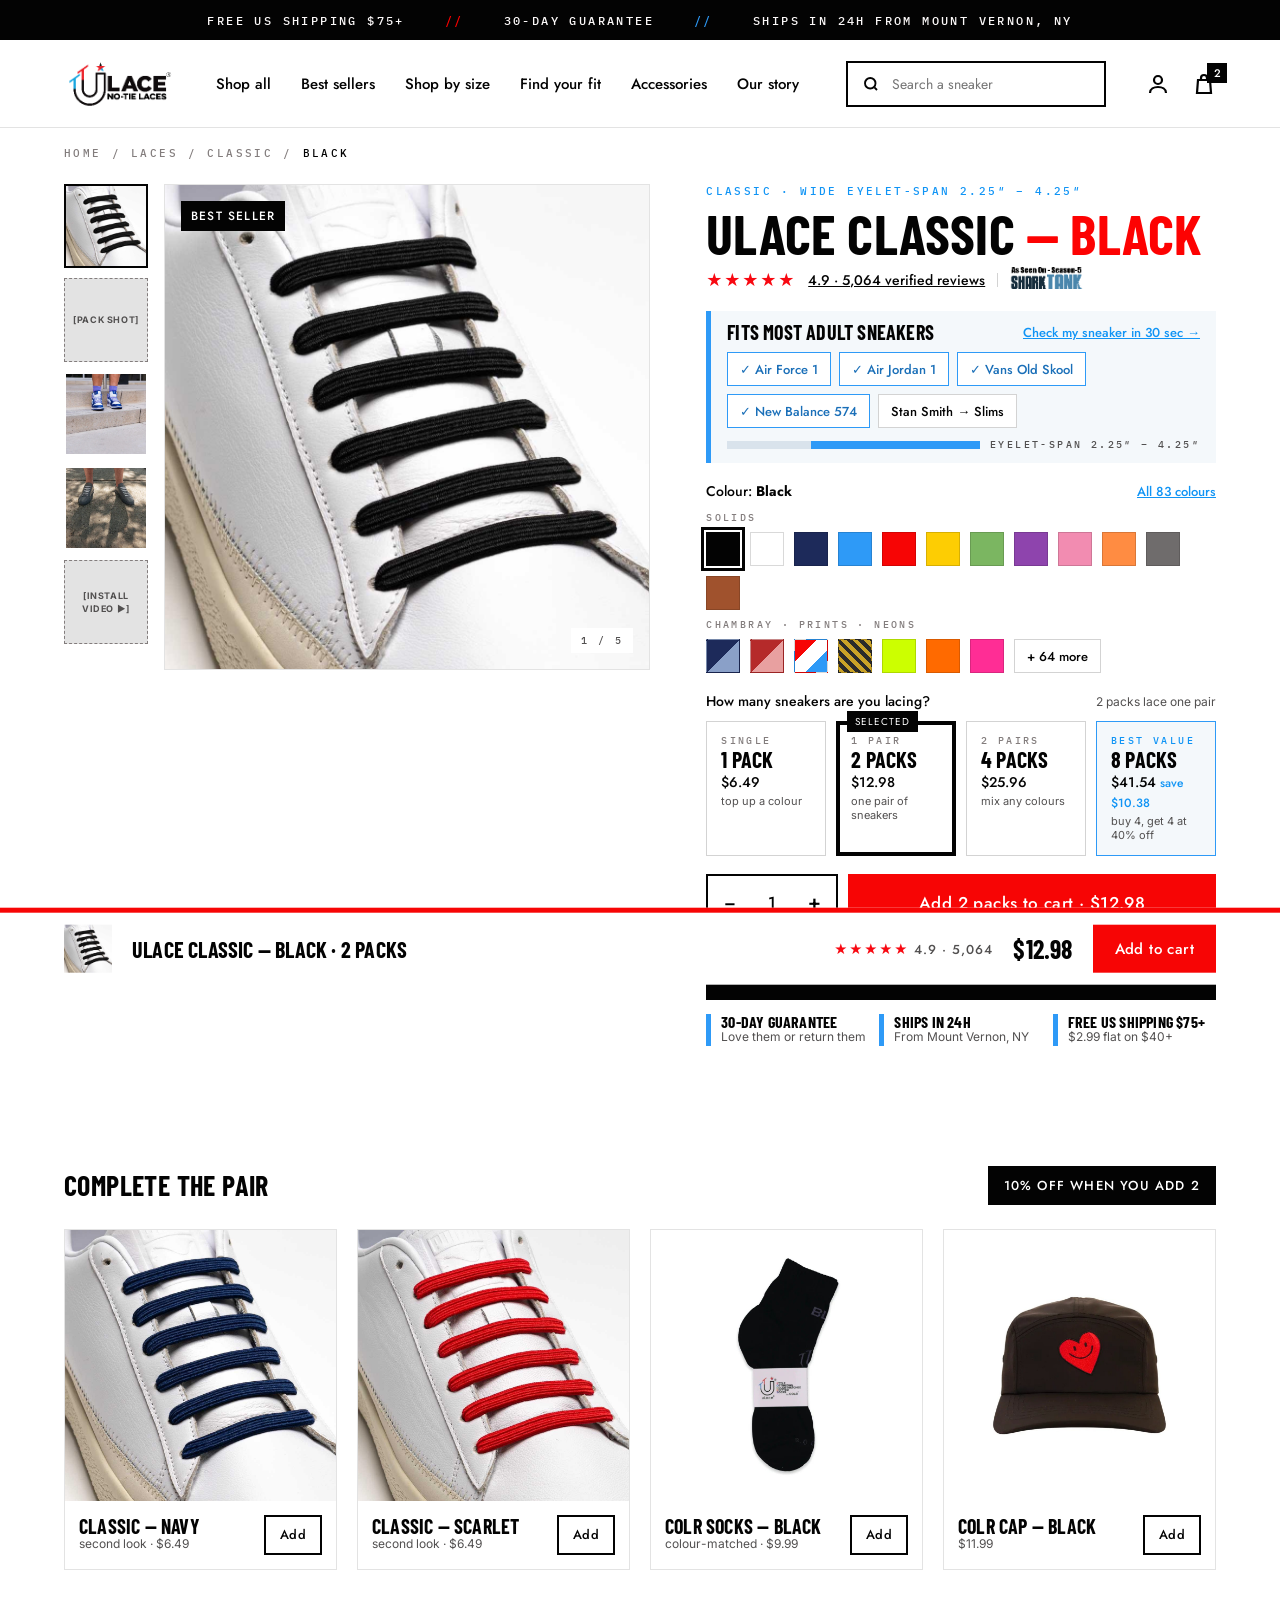
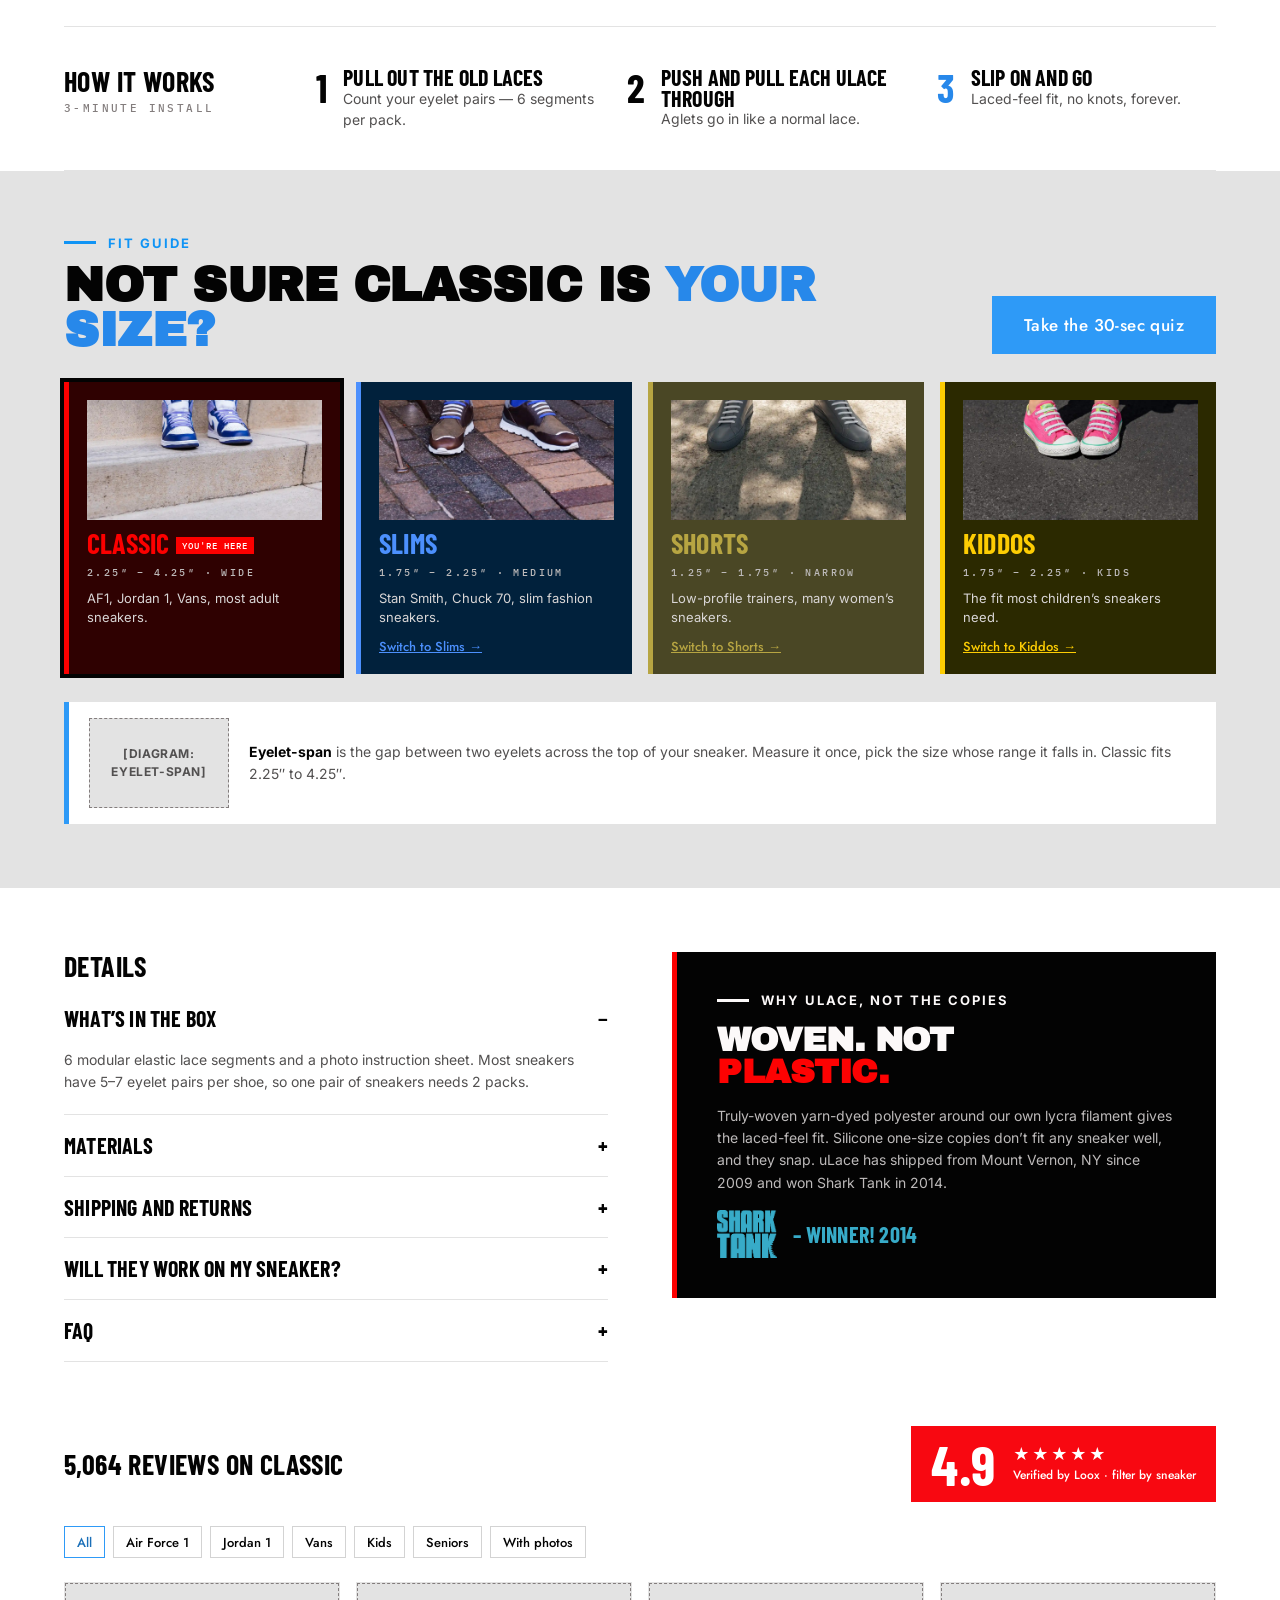
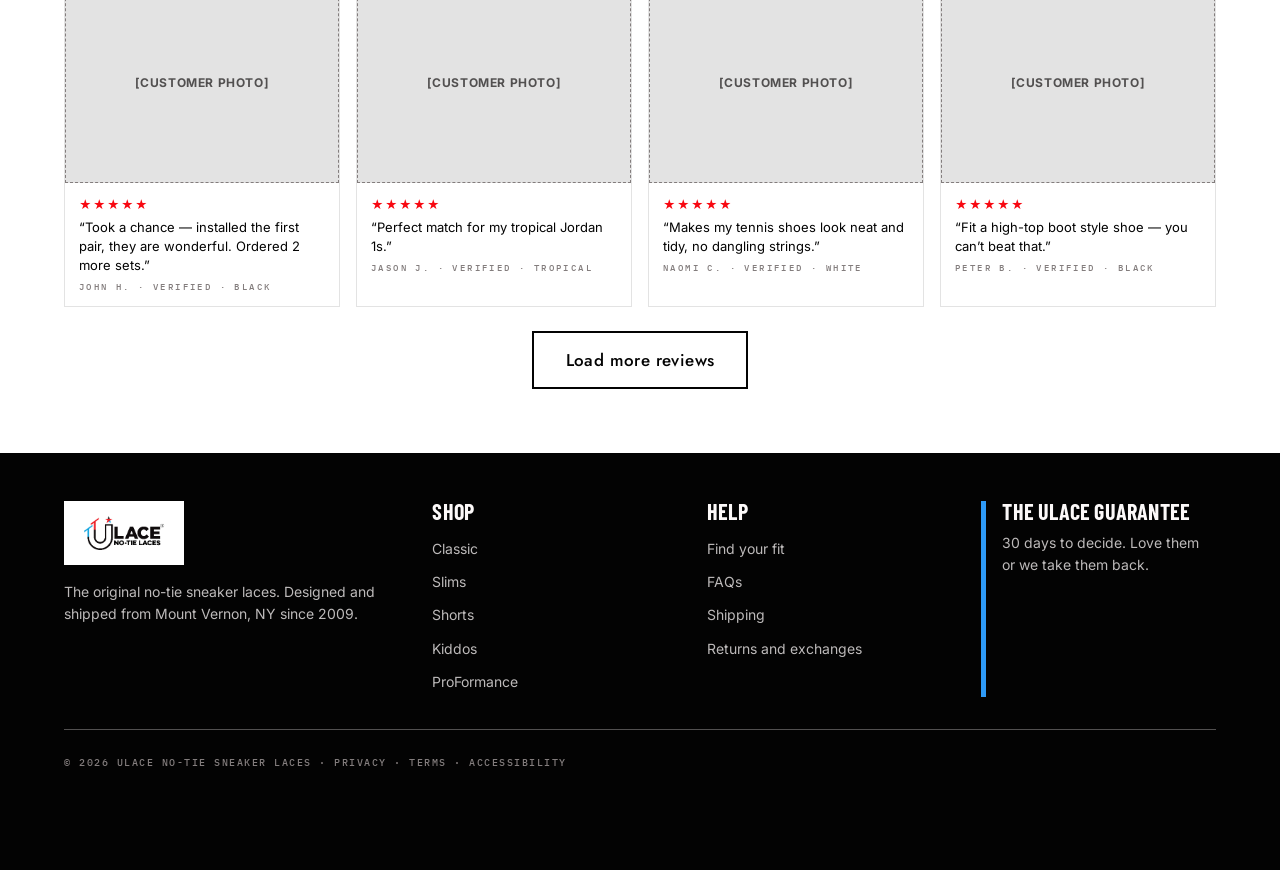
<file: pdp.html>
<!doctype html>
<html lang="en">
<head>
<meta charset="utf-8">
<meta name="viewport" content="width=device-width, initial-scale=1">
<title>uLace Classic — Black | No-tie sneaker laces</title>
<meta name="description" content="uLace product page redesign — CRO revamp concept by Mobikasa">
<link rel="icon" href="assets/ulace-logo.png">
<link rel="preconnect" href="https://fonts.googleapis.com">
<link href="https://fonts.googleapis.com/css2?family=Archivo+Black&family=Barlow+Condensed:wght@700;800&family=Jost:wght@400;500;600&family=IBM+Plex+Mono:wght@500&family=Inter:wght@400;500;700&display=swap" rel="stylesheet">
<style>
body{margin:0;background:#ffffff}
a{color:#030303;text-decoration:none}a:hover{color:#1094F5}
.display{font-family:'Archivo Black','Eveleth Clean',Impact,sans-serif;text-transform:uppercase;line-height:.95;letter-spacing:-.5px}
.hl{font-family:'Barlow Condensed','DIN Condensed',Impact,sans-serif;font-weight:700;text-transform:uppercase;line-height:.95;letter-spacing:.2px}
.ui{font-family:'Jost','Stolzl',Arial,sans-serif;font-weight:500}
.mono{font-family:'IBM Plex Mono','Andale Mono',monospace;font-weight:500;letter-spacing:2.4px;text-transform:uppercase;font-size:12px}
.eyebrow{display:inline-flex;align-items:center;gap:12px;font-family:'Inter',Arial,sans-serif;font-weight:700;font-size:13px;letter-spacing:2px;text-transform:uppercase}
.eyebrow::before{content:'';width:32px;height:3px;background:currentColor;display:inline-block}
.body{font-family:'Inter',Arial,sans-serif;font-size:16px;line-height:1.6;color:#525050}
.label{font-family:'Barlow Condensed','DIN Condensed',Impact,sans-serif;font-weight:700;text-transform:uppercase;font-size:28px;line-height:1;letter-spacing:.4px;color:#030303;margin:0}
.btn{display:inline-flex;align-items:center;justify-content:center;height:58px;padding:0 32px;background:#F70505;color:#fff;font-family:'Jost','Stolzl',Arial,sans-serif;font-weight:500;font-size:17px;letter-spacing:.4px;border:0;border-radius:0;cursor:pointer;white-space:nowrap;box-sizing:border-box;text-decoration:none}
.btn:hover{background:#d10404;color:#fff}
.btn-blue{background:#2E9AF7}.btn-blue:hover{background:#1a86e0;color:#fff}
.btn-black{background:#030303}.btn-black:hover{background:#2a2a2a;color:#fff}
.btn-outline{background:#fff;color:#030303;border:2px solid #030303}.btn-outline:hover{background:#030303;color:#fff}
.btn-sm{height:48px;padding:0 22px;font-size:15px}
.ph{background:#E3E3E3;border:1px dashed #837D7D;color:#525050;display:flex;align-items:center;justify-content:center;text-align:center;font-family:'Inter',Arial,sans-serif;font-size:12px;font-weight:700;letter-spacing:.6px;text-transform:uppercase;line-height:1.5;padding:12px;box-sizing:border-box}
.star{color:#F80811;letter-spacing:1px;font-size:15px}
.navlink{font-family:'Jost','Stolzl',Arial,sans-serif;font-weight:500;font-size:15px;color:#030303;padding:8px 0}
.footlink{font-family:'Inter',Arial,sans-serif;font-size:14px;color:#bdbaba;line-height:2.1}
.sw{width:34px;height:34px;border:1px solid rgba(0,0,0,.15);box-sizing:border-box;cursor:pointer;display:block}
.sw-on{outline:3px solid #030303;outline-offset:2px}
.thumb{width:84px;height:84px;object-fit:cover;display:block;border:2px solid transparent;box-sizing:border-box;cursor:pointer}
.thumb-on{border-color:#030303}
.tier{border:1px solid #d3d3d3;padding:12px 14px;display:flex;flex-direction:column;gap:2px;cursor:pointer;background:#fff}
.acc{border-top:1px solid #E3E3E3;padding:20px 0;display:flex;align-items:center;justify-content:space-between;cursor:pointer}
.chip{display:inline-flex;align-items:center;gap:6px;height:32px;padding:0 12px;border:1px solid #d3d3d3;font-family:'Jost',Arial,sans-serif;font-size:13px;font-weight:500;color:#030303;background:#fff;white-space:nowrap}
.chip-ok{border-color:#2E9AF7;color:#1a6fb8}
</style>

<style>
:root{--g:max(64px, calc((100vw - 1312px) / 2))}
html{scroll-behavior:smooth}
body{overflow-x:clip}
button{font-family:inherit} form{margin:0}
.ul-toast{position:fixed;left:50%;bottom:28px;transform:translate(-50%,24px);opacity:0;pointer-events:none;background:#030303;color:#fff;font-family:'Jost',Arial,sans-serif;font-weight:500;font-size:15px;padding:14px 22px;border-left:5px solid #2E9AF7;z-index:200;transition:opacity .2s,transform .2s;max-width:90vw}
.ul-toast.show{opacity:1;transform:translate(-50%,0)}
a[href="#cart"] span.bump{animation:bump .35s}
@keyframes bump{50%{transform:scale(1.35)}}
:focus-visible{outline:3px solid #2E9AF7;outline-offset:2px}
</style>
<style>
.tier{position:relative;border:1px solid #d3d3d3}
.tier .badge{display:none;position:absolute;top:-11px;left:10px;background:#030303;color:#fff;font-family:'Jost',Arial,sans-serif;font-size:10px;letter-spacing:1px;text-transform:uppercase;padding:3px 8px}
.tier.on{box-shadow:inset 0 0 0 3px #030303;border-color:#030303}
.tier.on .badge{display:block}
.js-thumb{cursor:pointer}
#sticky-bar{position:fixed;left:0;right:0;bottom:0;z-index:100;background:#fff;border-top:5px solid #F70505;padding:12px var(--g);display:flex;align-items:center;gap:20px;transform:translateY(110%);transition:transform .25s ease;box-sizing:border-box}
#sticky-bar.show{transform:translateY(0)}
body:has(#sticky-bar.show) .ul-toast{bottom:104px}
#sticky-name{min-width:0;white-space:nowrap;overflow:hidden;text-overflow:ellipsis}
.acc{user-select:none}
</style>
<link rel="stylesheet" href="assets/responsive.css">
</head>
<body>
<div style="font-family: 'Inter', Arial, sans-serif; color: #030303; background: #ffffff; display: flex; flex-direction: column;">

<!-- Promo bar -->
<div class="mono" style="background: #030303; color: #FCF9F9; height: 40px; display: flex; align-items: center; justify-content: center; gap: 40px;">
  <span>Free US shipping $75+</span><span style="color: #FC0000;">//</span><span>30-day guarantee</span><span style="color: #2E9AF7;">//</span><span>Ships in 24h from Mount Vernon, NY</span>
</div>

<!-- Header -->
<header style="height: 88px; display: flex; align-items: center; gap: 40px; padding: 0 var(--g); background: #fff; border-bottom: 1px solid #E3E3E3; box-sizing: border-box;">
  <a href="index.html" aria-label="uLace home" style="display: flex; align-items: center; flex-shrink: 0;"><img src="assets/ulace-logo.png" alt="uLace no-tie laces" style="height: 56px; width: auto; display: block;"></a>
  <nav aria-label="Main" style="display: flex; align-items: center; gap: 30px; flex-grow: 1;">
    <a class="navlink" href="#top">Shop all</a><a class="navlink" href="#top">Best sellers</a><a class="navlink" href="#fit">Shop by size</a><a class="navlink" href="#fit">Find your fit</a><a class="navlink" href="#top">Accessories</a><a class="navlink" href="#top">Our story</a>
  </nav>
  <form role="search" style="display: flex; align-items: center; gap: 10px; height: 46px; width: 260px; border: 2px solid #030303; padding: 0 14px; box-sizing: border-box; background: #fff;">
    <svg aria-hidden="true" width="18" height="18" viewBox="0 0 24 24" fill="none" stroke="#030303" stroke-width="2.5"><circle cx="11" cy="11" r="7"></circle><path d="M20 20l-3.5-3.5"></path></svg>
    <label for="search" style="position: absolute; left: -9999px;">Search</label>
    <input id="search" type="search" placeholder="Search a sneaker" style="border: 0; background: transparent; font-family: 'Jost', Arial, sans-serif; font-size: 14px; flex-grow: 1; outline: none; color: #030303;">
  </form>
  <div style="display: flex; align-items: center; gap: 22px; flex-shrink: 0;">
    <a href="#account" aria-label="Account" style="display: inline-flex;"><svg aria-hidden="true" width="24" height="24" viewBox="0 0 24 24" fill="none" stroke="#030303" stroke-width="2.2"><circle cx="12" cy="8" r="4"></circle><path d="M4 21c0-4 4-6 8-6s8 2 8 6"></path></svg></a>
    <a href="#cart" aria-label="Cart, 2 items" style="display: inline-flex; position: relative;"><svg aria-hidden="true" width="24" height="24" viewBox="0 0 24 24" fill="none" stroke="#030303" stroke-width="2.2"><path d="M6 8h12l1 13H5L6 8z"></path><path d="M9 8V6a3 3 0 0 1 6 0v2"></path></svg><span class="ui" style="position: absolute; top: -9px; right: -11px; background: #030303; color: #fff; font-size: 11px; width: 20px; height: 20px; display: flex; align-items: center; justify-content: center;">2</span></a>
  </div>
</header>

<!-- Breadcrumb -->
<nav aria-label="Breadcrumb" class="mono" style="padding: 18px var(--g) 0 var(--g); font-size: 11px; color: #837D7D; display: flex; gap: 10px;">
  <a href="index.html" style="color: #837D7D;">Home</a><span>/</span><a href="#top" style="color: #837D7D;">Laces</a><span>/</span><a href="#top" style="color: #837D7D;">Classic</a><span>/</span><span style="color: #030303;">Black</span>
</nav>

<!-- Product: gallery + buy box -->
<section id="top" class="pdp" style="display: grid; grid-template-columns: 1.15fr 1fr; gap: 56px; padding: 24px var(--g) 64px var(--g); align-items: start;">

  <!-- Gallery: sticks while the buy box scrolls, releases at the end of the product section -->
  <div id="gallery" style="display: grid; grid-template-columns: 84px 1fr; gap: 16px; position: sticky; top: 24px; align-self: start;">
    <div style="display: flex; flex-direction: column; gap: 10px;">
      <img class="thumb thumb-on js-thumb" src="assets/01-classic-black.jpg" alt="Black uLace on white sneaker, close-up">
      <div class="ph js-thumb" data-ph="PACK SHOT" aria-label="Pack shot" style="width: 84px; height: 84px; font-size: 9px; padding: 4px;">[PACK SHOT]</div>
      <img class="thumb js-thumb" src="assets/05-fit-classic.jpg" alt="On foot — Air Jordan 1">
      <img class="thumb js-thumb" src="assets/08-fit-shorts.jpg" alt="On foot — low-profile sneaker">
      <div class="ph js-thumb" data-ph="INSTALL VIDEO ▶" aria-label="Install video" style="width: 84px; height: 84px; font-size: 9px; padding: 4px;">[INSTALL VIDEO ▶]</div>
    </div>
    <div style="position: relative; background: #fff; border: 1px solid #E3E3E3;">
      <img id="main-img" src="assets/01-classic-black.jpg" alt="uLace Classic black laces on a white leather sneaker" style="width: 100%; aspect-ratio: 1 / 1; object-fit: cover; display: block;">
      <div id="main-ph" class="ph" style="display: none; width: 100%; aspect-ratio: 1 / 1; border: 0; font-size: 14px;"></div>
      <span class="ui" style="position: absolute; top: 16px; left: 16px; background: #030303; color: #fff; font-size: 12px; letter-spacing: 1.2px; text-transform: uppercase; padding: 6px 10px;">Best seller</span>
      <span id="media-count" class="mono" style="position: absolute; bottom: 16px; right: 16px; background: #fff; font-size: 10px; padding: 6px 10px; color: #525050;">1 / 5</span>
    </div>
  </div>

  <!-- Buy box -->
  <div style="display: flex; flex-direction: column; gap: 18px; position: relative;">
    <div style="display: flex; flex-direction: column; gap: 8px;">
      <span class="mono" style="font-size: 11px; color: #1094F5;">Classic · wide eyelet-span 2.25″ – 4.25″</span>
      <h1 class="hl" style="margin: 0; font-size: 56px;">uLace Classic <span id="title-colour" style="color: #FD0202;">— Black</span></h1>
      <div style="display: flex; align-items: center; gap: 12px;">
        <span class="star" style="font-size: 16px;">★★★★★</span>
        <a class="ui" href="#reviews" style="font-size: 14px; text-decoration: underline;">4.9 · 5,064 verified reviews</a>
        <span style="width: 1px; height: 14px; background: #d3d3d3;"></span>
        <img src="assets/shark-tank-callout.png" alt="As seen on Shark Tank" style="height: 26px; width: auto; display: block;">
      </div>
    </div>

    <!-- Fit check -->
    <div style="border-left: 5px solid #2E9AF7; padding: 12px 16px; background: #F4F8FB; display: flex; flex-direction: column; gap: 10px;">
      <div style="display: flex; align-items: center; justify-content: space-between;">
        <span class="hl" style="font-size: 20px;">Fits most adult sneakers</span>
        <a class="ui" href="#fit" style="font-size: 13px; color: #1094F5; text-decoration: underline;">Check my sneaker in 30 sec →</a>
      </div>
      <div style="display: flex; gap: 8px; flex-wrap: wrap;">
        <span class="chip chip-ok">✓ Air Force 1</span><span class="chip chip-ok">✓ Air Jordan 1</span><span class="chip chip-ok">✓ Vans Old Skool</span><span class="chip chip-ok">✓ New Balance 574</span><span class="chip">Stan Smith → Slims</span>
      </div>
      <div style="display: flex; align-items: center; gap: 10px;">
        <div style="position: relative; flex-grow: 1; height: 8px; background: #d9e3ec;"><div style="position: absolute; top: 0; height: 8px; background: #2E9AF7; left: 33%; width: 67%;"></div></div>
        <span class="mono" style="font-size: 10px; color: #525050; white-space: nowrap;">Eyelet-span 2.25″ – 4.25″</span>
      </div>
    </div>

    <!-- Colour -->
    <div style="display: flex; flex-direction: column; gap: 10px;">
      <div style="display: flex; align-items: baseline; justify-content: space-between;">
        <span class="ui" style="font-size: 14px;">Colour: <strong id="colour-name">Black</strong></span>
        <a id="all-colours" class="ui" href="#" style="font-size: 13px; color: #1094F5; text-decoration: underline;">All 83 colours</a>
      </div>
      <div style="display: flex; flex-direction: column; gap: 8px;">
        <span class="mono" style="font-size: 10px; color: #837D7D;">Solids</span>
        <div style="display: flex; gap: 10px; flex-wrap: wrap;">
          <span class="sw sw-on" style="background: #030303;" title="Black"></span><span class="sw" style="background: #ffffff;" title="White"></span><span class="sw" style="background: #1d2a5a;" title="Dark Navy"></span><span class="sw" style="background: #2E9AF7;" title="Royal Blue"></span><span class="sw" style="background: #F70505;" title="Scarlet Red"></span><span class="sw" style="background: #FDCD03;" title="Yellow"></span><span class="sw" style="background: #7BB661;" title="Kelly Green"></span><span class="sw" style="background: #8E44AD;" title="Bright Purple"></span><span class="sw" style="background: #F28CB1;" title="Cotton Candy"></span><span class="sw" style="background: #FF8C42;" title="Orange"></span><span class="sw" style="background: #6F6C6C;" title="Grey"></span><span class="sw" style="background: #A0522D;" title="Brown"></span>
        </div>
        <span class="mono" style="font-size: 10px; color: #837D7D;">Chambray · Prints · Neons</span>
        <div style="display: flex; gap: 10px; flex-wrap: wrap;">
          <span class="sw" style="background: linear-gradient(135deg,#1d2a5a 50%,#8aa0c8 50%);" title="Royal Blue Chambray"></span><span class="sw" style="background: linear-gradient(135deg,#b52a2a 50%,#e8a0a0 50%);" title="Scarlet Chambray"></span><span class="sw" style="background: linear-gradient(135deg,#F70505 33%,#fff 33%,#fff 66%,#2E9AF7 66%);" title="America"></span><span class="sw" style="background: repeating-linear-gradient(45deg,#c9a227 0 4px,#2a2a2a 4px 8px);" title="Leopard"></span><span class="sw" style="background: #ccff00;" title="Neon Yellow"></span><span class="sw" style="background: #ff6a00;" title="Neon Orange"></span><span class="sw" style="background: #ff2d95;" title="Neon Pink"></span>
          <button type="button" id="more-colours" class="chip" style="height: 34px; cursor: pointer;">+ 64 more</button>
        </div>
        <div id="extra-swatches" style="display: none; gap: 10px; flex-wrap: wrap;"><span class="sw" style="background: #7fb2ff;" title="Light Blue"></span><span class="sw" style="background: #bfe3f5;" title="Icy Blue"></span><span class="sw" style="background: #b9a3e3;" title="Lavender"></span><span class="sw" style="background: #ff3d8b;" title="Hot Pink"></span><span class="sw" style="background: #ff8fc7;" title="Bubblegum Pink"></span><span class="sw" style="background: #f7c6d6;" title="Light Pink"></span><span class="sw" style="background: #c3b091;" title="Khaki"></span><span class="sw" style="background: #5a3a22;" title="Dark Brown"></span><span class="sw" style="background: #6b1f2a;" title="Team Maroon"></span><span class="sw" style="background: #d9622b;" title="Texas Orange"></span><span class="sw" style="background: #f7b38a;" title="Peachy Orange"></span><span class="sw" style="background: #0f2b5b;" title="Light Navy"></span><span class="sw" style="background: #2fb3a3;" title="Blue Teal"></span><span class="sw" style="background: #9be3c4;" title="Minty Green"></span><span class="sw" style="background: #4b5320;" title="Army Green"></span><span class="sw" style="background: #e9e3d3;" title="Canvas / Off-White"></span></div>
      </div>
    </div>

    <!-- Pair / pack + bundle ladder -->
    <div style="display: flex; flex-direction: column; gap: 10px;">
      <div style="display: flex; align-items: baseline; justify-content: space-between;">
        <span class="ui" style="font-size: 14px;">How many sneakers are you lacing?</span>
        <span class="body" style="font-size: 12px; line-height: 1.3;">2 packs lace one pair</span>
      </div>
      <div style="display: grid; grid-template-columns: repeat(4, minmax(0, 1fr)); gap: 10px;">
        <div class="tier" data-packs="1" data-price="6.49">
          <span class="badge">Selected</span>
          <span class="mono" style="font-size: 10px; color: #837D7D;">Single</span>
          <span class="hl" style="font-size: 22px;">1 pack</span>
          <span class="ui" style="font-size: 14px;">$6.49</span>
          <span class="body" style="font-size: 11px; line-height: 1.3;">top up a colour</span>
        </div>
        <div class="tier on" data-packs="2" data-price="12.98" aria-checked="true">
          <span class="badge">Selected</span>
          <span class="mono" style="font-size: 10px; color: #837D7D;">1 pair</span>
          <span class="hl" style="font-size: 22px;">2 packs</span>
          <span class="ui" style="font-size: 14px;">$12.98</span>
          <span class="body" style="font-size: 11px; line-height: 1.3;">one pair of sneakers</span>
        </div>
        <div class="tier" data-packs="4" data-price="25.96">
          <span class="badge">Selected</span>
          <span class="mono" style="font-size: 10px; color: #837D7D;">2 pairs</span>
          <span class="hl" style="font-size: 22px;">4 packs</span>
          <span class="ui" style="font-size: 14px;">$25.96</span>
          <span class="body" style="font-size: 11px; line-height: 1.3;">mix any colours</span>
        </div>
        <div class="tier" data-packs="8" data-price="41.54" style="border-color: #2E9AF7; background: #F4F8FB;">
          <span class="badge">Selected</span>
          <span class="mono" style="font-size: 10px; color: #1094F5;">Best value</span>
          <span class="hl" style="font-size: 22px;">8 packs</span>
          <span class="ui" style="font-size: 14px;">$41.54 <span style="color: #1094F5; font-size: 12px;">save $10.38</span></span>
          <span class="body" style="font-size: 11px; line-height: 1.3;">buy 4, get 4 at 40% off</span>
        </div>
      </div>
    </div>

    <!-- CTA -->
    <div style="display: flex; flex-direction: column; gap: 10px;">
      <div style="display: flex; gap: 10px;">
        <div style="display: flex; align-items: center; border: 2px solid #030303; height: 58px; box-sizing: border-box;">
          <button type="button" id="qty-minus" aria-label="Decrease quantity" class="ui" style="width: 44px; height: 100%; border: 0; background: #fff; font-size: 20px; cursor: pointer;">−</button>
          <span id="qty-val" class="ui" aria-live="polite" style="width: 40px; text-align: center; font-size: 16px;">1</span>
          <button type="button" id="qty-plus" aria-label="Increase quantity" class="ui" style="width: 44px; height: 100%; border: 0; background: #fff; font-size: 20px; cursor: pointer;">+</button>
        </div>
        <button type="button" id="add-btn" class="btn" style="flex-grow: 1;">Add 2 packs to cart · $12.98</button>
      </div>
      <button type="button" id="buy-now" class="btn btn-black" style="width: 100%;">Buy now with Shop Pay</button>
      <div style="display: grid; grid-template-columns: repeat(3, minmax(0, 1fr)); gap: 10px; margin-top: 4px;">
        <div style="border-left: 5px solid #2E9AF7; padding-left: 10px;"><div class="hl" style="font-size: 16px;">30-day guarantee</div><div class="body" style="font-size: 12px; line-height: 1.4;">Love them or return them</div></div>
        <div style="border-left: 5px solid #2E9AF7; padding-left: 10px;"><div class="hl" style="font-size: 16px;">Ships in 24h</div><div class="body" style="font-size: 12px; line-height: 1.4;">From Mount Vernon, NY</div></div>
        <div style="border-left: 5px solid #2E9AF7; padding-left: 10px;"><div class="hl" style="font-size: 16px;">Free US shipping $75+</div><div class="body" style="font-size: 12px; line-height: 1.4;">$2.99 flat on $40+</div></div>
      </div>
    </div>

    <!-- Three photo reviews -->
    
  </div>
</section>

<!-- Sticky buy bar: slides in once the main Add to cart scrolls away -->
<div id="sticky-bar" aria-hidden="true">
  <img id="sticky-img" src="assets/01-classic-black.jpg" alt="" style="width: 48px; height: 48px; object-fit: cover; display: block;">
  <span id="sticky-name" class="hl" style="font-size: 22px; flex-grow: 1;">uLace Classic — Black · 2 packs</span>
  <span class="star" style="font-size: 13px;">★★★★★ <span class="ui" style="color: #525050;">4.9 · 5,064</span></span>
  <span id="sticky-price" class="hl" style="font-size: 26px;">$12.98</span>
  <button type="button" id="sticky-add" class="btn btn-sm">Add to cart</button>
</div>

<!-- Complete the pair -->
<section aria-label="Complete the pair" style="padding: 56px var(--g) 0 var(--g); display: flex; flex-direction: column; gap: 24px;">
  <div style="display: flex; align-items: center; justify-content: space-between;">
    <h2 class="label">Complete the pair</h2>
    <span class="ui" style="font-size: 13px; letter-spacing: 1.2px; text-transform: uppercase; color: #fff; background: #030303; padding: 10px 16px;">10% off when you add 2</span>
  </div>
  <div style="display: grid; grid-template-columns: repeat(4, minmax(0, 1fr)); gap: 20px;">
    <article style="border: 1px solid #E3E3E3; display: flex; flex-direction: column;">
      <img src="assets/11-white-navy.jpg" alt="Navy uLace Classic" style="width: 100%; aspect-ratio: 1 / 1; object-fit: cover; display: block;">
      <div style="padding: 14px; display: flex; align-items: center; justify-content: space-between; gap: 8px;"><div><div class="hl" style="font-size: 20px;">Classic — Navy</div><div class="body" style="font-size: 12px; line-height: 1.3;">second look · $6.49</div></div><button type="button" class="btn btn-outline btn-sm" style="height: 40px; padding: 0 14px; font-size: 13px;">Add</button></div>
    </article>
    <article style="border: 1px solid #E3E3E3; display: flex; flex-direction: column;">
      <img src="assets/12-white-red.jpg" alt="Red uLace Classic" style="width: 100%; aspect-ratio: 1 / 1; object-fit: cover; display: block;">
      <div style="padding: 14px; display: flex; align-items: center; justify-content: space-between; gap: 8px;"><div><div class="hl" style="font-size: 20px;">Classic — Scarlet</div><div class="body" style="font-size: 12px; line-height: 1.3;">second look · $6.49</div></div><button type="button" class="btn btn-outline btn-sm" style="height: 40px; padding: 0 14px; font-size: 13px;">Add</button></div>
    </article>
    <article style="border: 1px solid #E3E3E3; display: flex; flex-direction: column;">
      <img src="assets/20-socks-black.jpg" alt="COLR mid-calf socks black" style="width: 100%; aspect-ratio: 1 / 1; object-fit: contain; padding: 20px; box-sizing: border-box; display: block;">
      <div style="padding: 14px; display: flex; align-items: center; justify-content: space-between; gap: 8px;"><div><div class="hl" style="font-size: 20px;">COLR socks — Black</div><div class="body" style="font-size: 12px; line-height: 1.3;">colour-matched · $9.99</div></div><button type="button" class="btn btn-outline btn-sm" style="height: 40px; padding: 0 14px; font-size: 13px;">Add</button></div>
    </article>
    <article style="border: 1px solid #E3E3E3; display: flex; flex-direction: column;">
      <img src="assets/17-cap-black.jpg" alt="COLR runners cap black" style="width: 100%; aspect-ratio: 1 / 1; object-fit: contain; padding: 20px; box-sizing: border-box; display: block;">
      <div style="padding: 14px; display: flex; align-items: center; justify-content: space-between; gap: 8px;"><div><div class="hl" style="font-size: 20px;">COLR cap — Black</div><div class="body" style="font-size: 12px; line-height: 1.3;">$11.99</div></div><button type="button" class="btn btn-outline btn-sm" style="height: 40px; padding: 0 14px; font-size: 13px;">Add</button></div>
    </article>
  </div>
</section>

<!-- How it works -->
<section aria-label="How it works" style="margin: 56px var(--g) 0 var(--g); display: grid; grid-template-columns: 220px repeat(3, minmax(0, 1fr)); gap: 32px; align-items: start; padding: 40px 0; border-top: 1px solid #E3E3E3; border-bottom: 1px solid #E3E3E3;">
  <div style="display: flex; flex-direction: column; gap: 6px;"><h2 class="label">How it works</h2><span class="mono" style="font-size: 11px; color: #837D7D;">3-minute install</span></div>
  <div style="display: flex; gap: 16px;"><span class="hl" style="font-size: 40px; line-height: 1;">1</span><div><div class="hl" style="font-size: 22px;">Pull out the old laces</div><div class="body" style="font-size: 14px; line-height: 1.5;">Count your eyelet pairs — 6 segments per pack.</div></div></div>
  <div style="display: flex; gap: 16px;"><span class="hl" style="font-size: 40px; line-height: 1;">2</span><div><div class="hl" style="font-size: 22px;">Push and pull each uLace through</div><div class="body" style="font-size: 14px; line-height: 1.5;">Aglets go in like a normal lace.</div></div></div>
  <div style="display: flex; gap: 16px;"><span class="hl" style="font-size: 40px; line-height: 1; color: #2788EA;">3</span><div><div class="hl" style="font-size: 22px;">Slip on and go</div><div class="body" style="font-size: 14px; line-height: 1.5;">Laced-feel fit, no knots, forever.</div></div></div>
</section>

<!-- Fit guide -->
<section id="fit" style="padding: 64px var(--g); background: #E3E3E3; display: flex; flex-direction: column; gap: 28px;">
  <div style="display: flex; align-items: flex-end; justify-content: space-between; gap: 24px;">
    <div style="display: flex; flex-direction: column; gap: 12px;">
      <span class="eyebrow" style="color: #1094F5;">Fit guide</span>
      <h2 class="display" style="margin: 0; font-size: 48px;"><span style="color: #030303;">Not sure Classic is </span><span style="color: #2788EA;">your size?</span></h2>
    </div>
    <a class="btn btn-blue" href="#fit">Take the 30-sec quiz</a>
  </div>
  <div style="display: grid; grid-template-columns: repeat(4, minmax(0, 1fr)); gap: 16px;">
    <article style="background: #2F0101; border-left: 5px solid #FC0000; outline: 4px solid #030303; color: #FCF9F9; padding: 18px; display: flex; flex-direction: column; gap: 10px;">
      <img src="assets/05-fit-classic.jpg" alt="" style="width: 100%; height: 120px; object-fit: cover; display: block;">
      <div class="hl" style="font-size: 28px; color: #FC0000;">Classic <span class="mono" style="font-size: 9px; color: #fff; background: #FC0000; padding: 3px 6px; vertical-align: middle; letter-spacing: 1px;">You're here</span></div>
      <div class="mono" style="font-size: 10px; color: #bdbaba;">2.25″ – 4.25″ · wide</div>
      <p class="body" style="margin: 0; font-size: 13px; color: #d9d6d6; line-height: 1.45;">AF1, Jordan 1, Vans, most adult sneakers.</p>
    </article>
    <article style="background: #01213C; border-left: 5px solid #4C90FD; color: #FCF9F9; padding: 18px; display: flex; flex-direction: column; gap: 10px;">
      <img src="assets/07-fit-slims.jpg" alt="" style="width: 100%; height: 120px; object-fit: cover; display: block;">
      <div class="hl" style="font-size: 28px; color: #4C90FD;">Slims</div>
      <div class="mono" style="font-size: 10px; color: #bdbaba;">1.75″ – 2.25″ · medium</div>
      <p class="body" style="margin: 0; font-size: 13px; color: #d9d6d6; line-height: 1.45;">Stan Smith, Chuck 70, slim fashion sneakers.</p>
      <a class="ui" href="#top" style="font-size: 13px; color: #4C90FD; text-decoration: underline;">Switch to Slims →</a>
    </article>
    <article style="background: #4A4725; border-left: 5px solid #B7A542; color: #FCF9F9; padding: 18px; display: flex; flex-direction: column; gap: 10px;">
      <img src="assets/08-fit-shorts.jpg" alt="" style="width: 100%; height: 120px; object-fit: cover; display: block;">
      <div class="hl" style="font-size: 28px; color: #B7A542;">Shorts</div>
      <div class="mono" style="font-size: 10px; color: #bdbaba;">1.25″ – 1.75″ · narrow</div>
      <p class="body" style="margin: 0; font-size: 13px; color: #d9d6d6; line-height: 1.45;">Low-profile trainers, many women’s sneakers.</p>
      <a class="ui" href="#top" style="font-size: 13px; color: #B7A542; text-decoration: underline;">Switch to Shorts →</a>
    </article>
    <article style="background: #2B2900; border-left: 5px solid #FDCD03; color: #FCF9F9; padding: 18px; display: flex; flex-direction: column; gap: 10px;">
      <img src="assets/06-fit-kiddos.jpg" alt="" style="width: 100%; height: 120px; object-fit: cover; display: block;">
      <div class="hl" style="font-size: 28px; color: #FDCD03;">Kiddos</div>
      <div class="mono" style="font-size: 10px; color: #bdbaba;">1.75″ – 2.25″ · kids</div>
      <p class="body" style="margin: 0; font-size: 13px; color: #d9d6d6; line-height: 1.45;">The fit most children’s sneakers need.</p>
      <a class="ui" href="#top" style="font-size: 13px; color: #FDCD03; text-decoration: underline;">Switch to Kiddos →</a>
    </article>
  </div>
  <div style="display: flex; align-items: center; gap: 20px; background: #fff; border-left: 5px solid #2E9AF7; padding: 16px 20px;">
    <div class="ph" style="width: 140px; height: 90px; flex-shrink: 0;">[DIAGRAM: eyelet-span]</div>
    <p class="body" style="margin: 0; font-size: 14px;"><strong style="color: #030303;">Eyelet-span</strong> is the gap between two eyelets across the top of your sneaker. Measure it once, pick the size whose range it falls in. Classic fits 2.25″ to 4.25″.</p>
  </div>
</section>

<!-- Details accordions + brand band -->
<section aria-label="Product details" style="padding: 64px var(--g); display: grid; grid-template-columns: 1fr 1fr; gap: 64px; align-items: start;">
  <div style="display: flex; flex-direction: column;">
    <h2 class="label" style="margin-bottom: 8px;">Details</h2>
    <div class="acc" data-open style="border-top: 0;"><span class="hl" style="font-size: 22px;">What’s in the box</span><span class="hl" style="font-size: 22px;">−</span></div>
    <div class="body" style="font-size: 14px; padding: 0 0 20px;">6 modular elastic lace segments and a photo instruction sheet. Most sneakers have 5–7 eyelet pairs per shoe, so one pair of sneakers needs 2 packs.</div>
    <div class="acc"><span class="hl" style="font-size: 22px;">Materials</span><span class="hl" style="font-size: 22px;">+</span></div>
    <div class="body" style="font-size: 14px; padding: 0 0 20px;">Truly-woven, yarn-dyed polyester around uLace’s own extruded lycra filament. That combination is what gives the laced-feel fit — snug, with give — instead of the stiff, one-size feel of silicone laces.</div>
    <div class="acc"><span class="hl" style="font-size: 22px;">Shipping and returns</span><span class="hl" style="font-size: 22px;">+</span></div>
    <div class="body" style="font-size: 14px; padding: 0 0 20px;">$2.99 US shipping on orders over $40, free over $75. Every order ships within 24 hours from Mount Vernon, NY. 30-day guarantee: love them or return them for a refund. Wrong size or colour? Exchange it — try one pack for size before opening the rest.</div>
    <div class="acc"><span class="hl" style="font-size: 22px;">Will they work on my sneaker?</span><span class="hl" style="font-size: 22px;">+</span></div>
    <div class="body" style="font-size: 14px; padding: 0 0 20px;">Classic fits sneakers with an eyelet-span of 2.25″–4.25″ — the distance between two eyelets across the top of the shoe. Modular uLaces work on sneakers with eyelets; for loops or hooks, choose ProFormance. Not sure? Take the 30-second fit quiz.</div>
    <div class="acc" style="border-bottom: 1px solid #E3E3E3;"><span class="hl" style="font-size: 22px;">FAQ</span><span class="hl" style="font-size: 22px;">+</span></div>
    <div class="body" style="font-size: 14px; padding: 0 0 20px;"><strong style="color:#030303;">Are they easy to install?</strong> Yes — the aglets go through standard eyelets like a normal lace: a push and a pull per eyelet pair.<br><br><strong style="color:#030303;">Why 2 packs?</strong> Each pack has 6 segments. Most sneakers have 5–7 eyelet pairs per shoe, so a pair of sneakers needs 2 packs.</div>
  </div>
  <div style="background: #030303; color: #FCF9F9; padding: 40px; display: flex; flex-direction: column; gap: 16px; border-left: 5px solid #FC0000;">
    <span class="eyebrow" style="color: #FCF9F9;">Why uLace, not the copies</span>
    <h3 class="display" style="margin: 0; font-size: 34px;"><span style="display: block;">Woven. Not </span><span style="display: block; color: #FD0202;">plastic.</span></h3>
    <p class="body" style="margin: 0; font-size: 14px; color: #bdbaba;">Truly-woven yarn-dyed polyester around our own lycra filament gives the laced-feel fit. Silicone one-size copies don’t fit any sneaker well, and they snap. uLace has shipped from Mount Vernon, NY since 2009 and won Shark Tank in 2014.</p>
    <div style="display: flex; align-items: center; gap: 16px;"><img src="assets/shark-tank-logo.png" alt="Shark Tank" style="height: 48px; width: auto; display: block;"><span class="hl" style="font-size: 22px; color: #37ABC8;">– Winner! 2014</span></div>
  </div>
</section>

<!-- Reviews wall -->
<section id="reviews" style="padding: 0 var(--g) 64px var(--g); display: flex; flex-direction: column; gap: 24px;">
  <div style="display: flex; align-items: center; justify-content: space-between; gap: 24px;">
    <h2 class="label">5,064 reviews on Classic</h2>
    <div style="display: flex; align-items: center; gap: 18px; background: #F80811; color: #fff; padding: 10px 20px;">
      <span class="hl" style="font-size: 56px; line-height: 1;">4.9</span>
      <div style="display: flex; flex-direction: column; gap: 2px;"><span style="color: #fff; letter-spacing: 2px; font-size: 16px;">★★★★★</span><span class="ui" style="font-size: 12px;">Verified by Loox · filter by sneaker</span></div>
    </div>
  </div>
  <div style="display: flex; gap: 8px;"><button type="button" class="chip js-chip chip-ok" aria-pressed="true" style="cursor: pointer;">All</button><button type="button" class="chip js-chip" aria-pressed="false" style="cursor: pointer;">Air Force 1</button><button type="button" class="chip js-chip" aria-pressed="false" style="cursor: pointer;">Jordan 1</button><button type="button" class="chip js-chip" aria-pressed="false" style="cursor: pointer;">Vans</button><button type="button" class="chip js-chip" aria-pressed="false" style="cursor: pointer;">Kids</button><button type="button" class="chip js-chip" aria-pressed="false" style="cursor: pointer;">Seniors</button><button type="button" class="chip js-chip" aria-pressed="false" style="cursor: pointer;">With photos</button></div>
  <div style="display: grid; grid-template-columns: repeat(4, minmax(0, 1fr)); gap: 16px;">
    <article style="border: 1px solid #E3E3E3; display: flex; flex-direction: column;"><div class="ph" style="width: 100%; height: 200px;">[CUSTOMER PHOTO]</div><div style="padding: 14px; display: flex; flex-direction: column; gap: 6px;"><span class="star" style="font-size: 12px;">★★★★★</span><p class="body" style="margin: 0; font-size: 13px; color: #030303; line-height: 1.45;">“Took a chance — installed the first pair, they are wonderful. Ordered 2 more sets.”</p><span class="mono" style="font-size: 9px; color: #837D7D;">John H. · verified · Black</span></div></article>
    <article style="border: 1px solid #E3E3E3; display: flex; flex-direction: column;"><div class="ph" style="width: 100%; height: 200px;">[CUSTOMER PHOTO]</div><div style="padding: 14px; display: flex; flex-direction: column; gap: 6px;"><span class="star" style="font-size: 12px;">★★★★★</span><p class="body" style="margin: 0; font-size: 13px; color: #030303; line-height: 1.45;">“Perfect match for my tropical Jordan 1s.”</p><span class="mono" style="font-size: 9px; color: #837D7D;">Jason J. · verified · Tropical</span></div></article>
    <article style="border: 1px solid #E3E3E3; display: flex; flex-direction: column;"><div class="ph" style="width: 100%; height: 200px;">[CUSTOMER PHOTO]</div><div style="padding: 14px; display: flex; flex-direction: column; gap: 6px;"><span class="star" style="font-size: 12px;">★★★★★</span><p class="body" style="margin: 0; font-size: 13px; color: #030303; line-height: 1.45;">“Makes my tennis shoes look neat and tidy, no dangling strings.”</p><span class="mono" style="font-size: 9px; color: #837D7D;">Naomi C. · verified · White</span></div></article>
    <article style="border: 1px solid #E3E3E3; display: flex; flex-direction: column;"><div class="ph" style="width: 100%; height: 200px;">[CUSTOMER PHOTO]</div><div style="padding: 14px; display: flex; flex-direction: column; gap: 6px;"><span class="star" style="font-size: 12px;">★★★★★</span><p class="body" style="margin: 0; font-size: 13px; color: #030303; line-height: 1.45;">“Fit a high-top boot style shoe — you can’t beat that.”</p><span class="mono" style="font-size: 9px; color: #837D7D;">Peter B. · verified · Black</span></div></article>
  </div>
  <a class="btn btn-outline" href="#reviews" style="align-self: center;">Load more reviews</a>
</section>

<!-- Footer -->
<footer style="background: #030303; color: #FCF9F9; padding: 48px var(--g) 100px var(--g); display: flex; flex-direction: column; gap: 32px;">
  <div style="display: grid; grid-template-columns: 1.4fr 1fr 1fr 1fr; gap: 40px;">
    <div style="display: flex; flex-direction: column; gap: 16px; align-items: flex-start;">
      <div style="background: #fff; padding: 10px 16px; display: inline-flex;"><img src="assets/ulace-logo.png" alt="uLace no-tie laces" style="height: 44px; width: auto; display: block;"></div>
      <p class="body" style="margin: 0; font-size: 14px; color: #bdbaba; line-height: 1.6; max-width: 320px;">The original no-tie sneaker laces. Designed and shipped from Mount Vernon, NY since 2009.</p>
    </div>
    <div style="display: flex; flex-direction: column; gap: 4px;"><span class="hl" style="font-size: 22px; margin-bottom: 8px;">Shop</span><a class="footlink" href="#top">Classic</a><a class="footlink" href="#top">Slims</a><a class="footlink" href="#top">Shorts</a><a class="footlink" href="#top">Kiddos</a><a class="footlink" href="#top">ProFormance</a></div>
    <div style="display: flex; flex-direction: column; gap: 4px;"><span class="hl" style="font-size: 22px; margin-bottom: 8px;">Help</span><a class="footlink" href="#fit">Find your fit</a><a class="footlink" href="#faq">FAQs</a><a class="footlink" href="#shipping">Shipping</a><a class="footlink" href="#returns">Returns and exchanges</a></div>
    <div style="border-left: 5px solid #2E9AF7; padding-left: 16px; display: flex; flex-direction: column; gap: 10px;"><span class="hl" style="font-size: 22px;">The uLace guarantee</span><p class="body" style="margin: 0; font-size: 14px; color: #bdbaba; line-height: 1.6;">30 days to decide. Love them or we take them back.</p></div>
  </div>
  <div style="border-top: 1px solid #525050; padding-top: 20px;"><span class="mono" style="font-size: 10px; color: #837D7D; letter-spacing: 1.5px;">© 2026 uLace no-tie sneaker laces · Privacy · Terms · Accessibility</span></div>
</footer>

</div>
<script src="assets/site.js"></script>
</body>
</html>
</file>
<file: assets/responsive.css>
/* uLace concept site — responsive layer (overrides the desktop inline styles) */
:root { --g: max(64px, calc((100vw - 1312px) / 2)); }
img { max-width: 100%; }

/* ---------- header: hamburger menu below 1100px ---------- */
.menu-btn { display: none; width: 44px; height: 44px; border: 2px solid #030303; background: #fff; cursor: pointer; align-items: center; justify-content: center; flex-shrink: 0; }
.menu-btn svg { display: block; }
@media (max-width: 1100px) {
  header { position: relative; gap: 16px !important; }
  header nav[aria-label="Main"] { display: none !important; }
  header form[role="search"] { width: auto !important; flex-grow: 1; min-width: 0; }
  .menu-btn { display: inline-flex; margin-left: auto; }
  header.open nav[aria-label="Main"] { display: flex !important; position: absolute; left: 0; right: 0; top: 100%; flex-direction: column; align-items: stretch; gap: 0 !important; background: #fff; border-bottom: 5px solid #F70505; padding: 8px var(--g) 16px; z-index: 90; }
  header.open nav[aria-label="Main"] a { padding: 14px 0 !important; border-bottom: 1px solid #E3E3E3; font-size: 18px !important; text-align: left; justify-content: flex-start !important; display: flex !important; }
}

/* ---------- tablet ≤ 1024 ---------- */
@media (max-width: 1024px) {
  :root { --g: 32px; }
  .display { letter-spacing: -.3px; }
  /* promo bar: one message only */
  body > div > div.mono:first-child span:nth-child(n+2) { display: none !important; }
  body > div > div.mono:first-child { font-size: 11px !important; letter-spacing: 1.6px !important; }
  /* 4-up grids → 2-up */
  section[aria-label="Why shop with uLace"],
  #best-sellers > div:nth-of-type(2),
  #sizes > div:nth-of-type(2),
  section[aria-label="Colours"] > div:first-child,
  #accessories > div:nth-of-type(2),
  section[aria-label="Complete the pair"] > div:nth-of-type(2),
  #fit > div:nth-of-type(2),
  #reviews > div:nth-of-type(3) { grid-template-columns: repeat(2, minmax(0, 1fr)) !important; }
  /* 3-up → 1 */
  section[aria-label="Bundle and save"] > div:nth-of-type(2),
  section[aria-label="Customer reviews"] > div:nth-of-type(2) { grid-template-columns: 1fr !important; }
  /* two-column blocks → stacked */
  #sizes > div:nth-of-type(3),
  #story > div:first-child,
  section[aria-label="Email sign-up"],
  section[aria-label="Product details"],
  #top.pdp { grid-template-columns: 1fr !important; }
  #story > div:first-child > :first-child { height: 420px !important; }
  #story > div:first-child > div { padding: 48px var(--g) !important; }
  div[aria-label="How it works"], section[aria-label="How it works"] { grid-template-columns: 1fr !important; gap: 20px !important; }
  footer > div:first-child { grid-template-columns: 1fr 1fr !important; }
  /* homepage hero */
  #top:not(.pdp) { height: auto !important; min-height: 560px; }
  #top:not(.pdp) h1 { font-size: 56px !important; }
  /* press strip wraps */
  section[aria-label="Press"] { flex-wrap: wrap; justify-content: center; }
  section[aria-label="Press"] > div { flex-wrap: wrap; justify-content: center; gap: 20px 28px !important; }
  /* section headings */
  h2.hl, h2.display { font-size: 44px !important; }
  /* ticker: scroll sideways instead of clipping */
  body > div > div[style*="height: 56px"] { justify-content: flex-start !important; overflow-x: auto !important; -webkit-overflow-scrolling: touch; }
  /* PDP */
  #gallery { position: static !important; grid-template-columns: 1fr !important; }
  #gallery > div:first-child { order: 2; flex-direction: row !important; overflow-x: auto; padding-bottom: 4px; }
  #gallery > div:first-child > * { flex-shrink: 0; }
  #top.pdp h1 { font-size: 44px !important; }
  #sticky-bar { gap: 12px; }
}

/* ---------- phone ≤ 640 ---------- */
@media (max-width: 640px) {
  :root { --g: 16px; }
  header { height: 72px !important; }
  header img[alt="uLace no-tie laces"] { height: 40px !important; }
  header form[role="search"] { display: none !important; }
  header > div:last-child { gap: 14px !important; }
  /* homepage hero */
  #top:not(.pdp) { min-height: 0; }
  #top:not(.pdp) > div[style*="position: relative"] { padding: 40px var(--g) 40px !important; max-width: none !important; }
  #top:not(.pdp) h1 { font-size: 40px !important; }
  #top:not(.pdp) h1 span[style*="inline-block"] { padding: 2px 10px 4px !important; }
  #top:not(.pdp) a.btn { width: 100%; }
  #top:not(.pdp) > div > div[style*="display: flex; align-items: center; gap: 14px"] { flex-direction: column; align-items: stretch !important; }
  #top:not(.pdp) img { object-position: 60% 70% !important; }
  /* everything 1-up */
  section[aria-label="Why shop with uLace"],
  #best-sellers > div:nth-of-type(2),
  #sizes > div:nth-of-type(2),
  #accessories > div:nth-of-type(2),
  section[aria-label="Complete the pair"] > div:nth-of-type(2),
  #fit > div:nth-of-type(2),
  #reviews > div:nth-of-type(3),
  footer > div:first-child { grid-template-columns: 1fr !important; }
  section[aria-label="Why shop with uLace"] { gap: 12px !important; }
  /* section headers: stack title and button */
  #best-sellers > div:first-child, #sizes > div:first-child, section[aria-label="Bundle and save"] > div:first-child,
  section[aria-label="Customer reviews"] > div:first-child, #accessories > div:first-child, #fit > div:first-child,
  #reviews > div:first-child, section[aria-label="Complete the pair"] > div:first-child,
  section[aria-label="Colours"] > div:last-child { flex-direction: column; align-items: flex-start !important; gap: 16px !important; }
  h2.hl, h2.display { font-size: 32px !important; }
  h2.label { font-size: 24px !important; }
  section { padding-top: 48px !important; padding-bottom: 48px !important; }
  section[aria-label="Why shop with uLace"], section[aria-label="Press"], section[aria-label="Colours"], #story, #top { padding-top: 0 !important; padding-bottom: 0 !important; }
  section[aria-label="Why shop with uLace"] { padding: 16px var(--g) !important; }
  section[aria-label="Press"] { padding: 20px 0 !important; }
  section[aria-label="Press"] > div { gap: 16px 20px !important; }
  .press { height: 24px !important; }
  .press-color { height: 36px !important; }
  section[aria-label="Colours"] > div:first-child img { height: 220px !important; }
  #story > div:first-child > :first-child { height: 300px !important; }
  #story .display { font-size: 34px !important; }
  #story > div:first-child > div > div[style*="grid-template-columns: repeat(3"] { gap: 10px !important; }
  #story .hl[style*="font-size: 44px"] { font-size: 30px !important; }
  div[aria-label="How it works"] { padding: 32px var(--g) !important; }
  section[aria-label="Email sign-up"] form { flex-direction: column; }
  section[aria-label="Email sign-up"] form .btn { width: 100%; }
  section[aria-label="Email sign-up"] h2 { font-size: 30px !important; }
  footer > div:last-child { flex-direction: column; align-items: flex-start !important; }
  /* PDP */
  nav[aria-label="Breadcrumb"] { flex-wrap: wrap; row-gap: 4px; }
  #top.pdp { gap: 28px !important; padding-top: 12px !important; }
  #top.pdp h1 { font-size: 36px !important; }
  #top.pdp h1 span { display: block; }
  #top.pdp > div:last-child > div:nth-of-type(2) > div:first-child { flex-direction: column; align-items: flex-start !important; gap: 6px; }
  #top.pdp div[style*="grid-template-columns: repeat(4"] { grid-template-columns: repeat(2, minmax(0, 1fr)) !important; }
  #top.pdp div[style*="grid-template-columns: repeat(3"] { grid-template-columns: 1fr !important; }
  #add-btn { font-size: 15px !important; padding: 0 14px !important; }
  #sticky-bar { padding: 10px var(--g) !important; gap: 10px; }
  #sticky-bar .star, #sticky-bar img { display: none !important; }
  #sticky-bar #sticky-name { font-size: 16px !important; }
  #sticky-bar #sticky-price { font-size: 20px !important; }
  #sticky-add { height: 44px !important; padding: 0 16px !important; font-size: 14px !important; }
  section[aria-label="Product details"] > div:last-child { padding: 28px var(--g) !important; }
  section[aria-label="Product details"] .display { font-size: 28px !important; }
  #reviews > div:nth-of-type(2) { overflow-x: auto; padding-bottom: 4px; }
  #reviews > div:nth-of-type(2) .chip { flex-shrink: 0; }
  #fit .btn { width: 100%; }
  .btn { max-width: 100%; white-space: normal; text-align: center; }
}

@media (max-width: 380px) {
  #top:not(.pdp) h1 { font-size: 34px !important; }
  #top.pdp h1 { font-size: 32px !important; }
}

/* ---------- fixes found in device testing ---------- */
@media (max-width: 640px) {
  /* ProFormance + quiz cards: image above text */
  #sizes > div:nth-of-type(3) > div { flex-direction: column; align-items: stretch !important; }
  #sizes > div:nth-of-type(3) > div > .ph, #sizes > div:nth-of-type(3) > div > img { width: 100% !important; height: 160px !important; }
  /* payment icons wrap */
  footer > div:last-child > div { flex-wrap: wrap; }
  /* PDP: fit-check chips wrap, measuring diagram stacks */
  #fit > div:last-child { flex-direction: column; align-items: flex-start !important; }
  #fit > div:last-child .ph { width: 100% !important; }
  #top.pdp .ph[style*="width: 84px"] { flex-shrink: 0; }
}
/* ticker never scrolls the page */
body > div > div[style*="height: 56px"] { width: 100%; min-width: 0; box-sizing: border-box; }
body > div > div[style*="height: 56px"] > div { flex-shrink: 0; }
</file>
